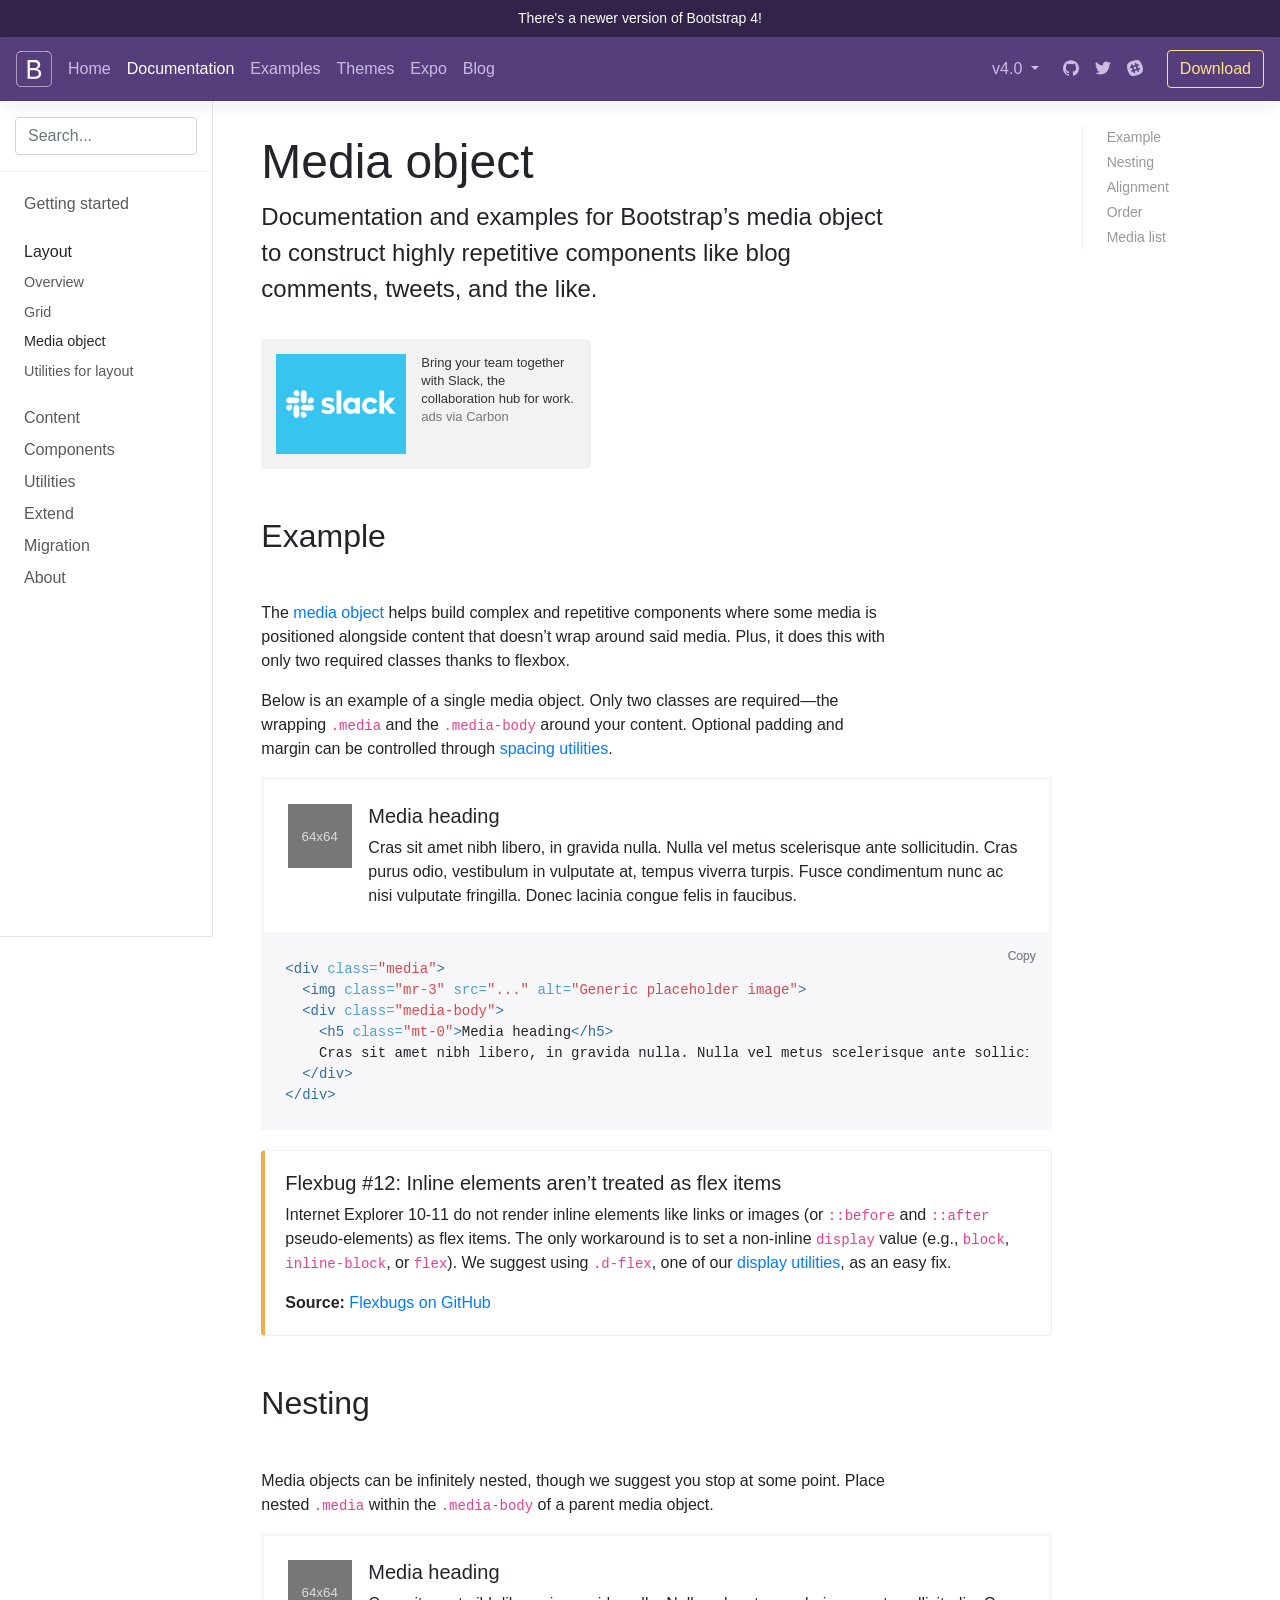
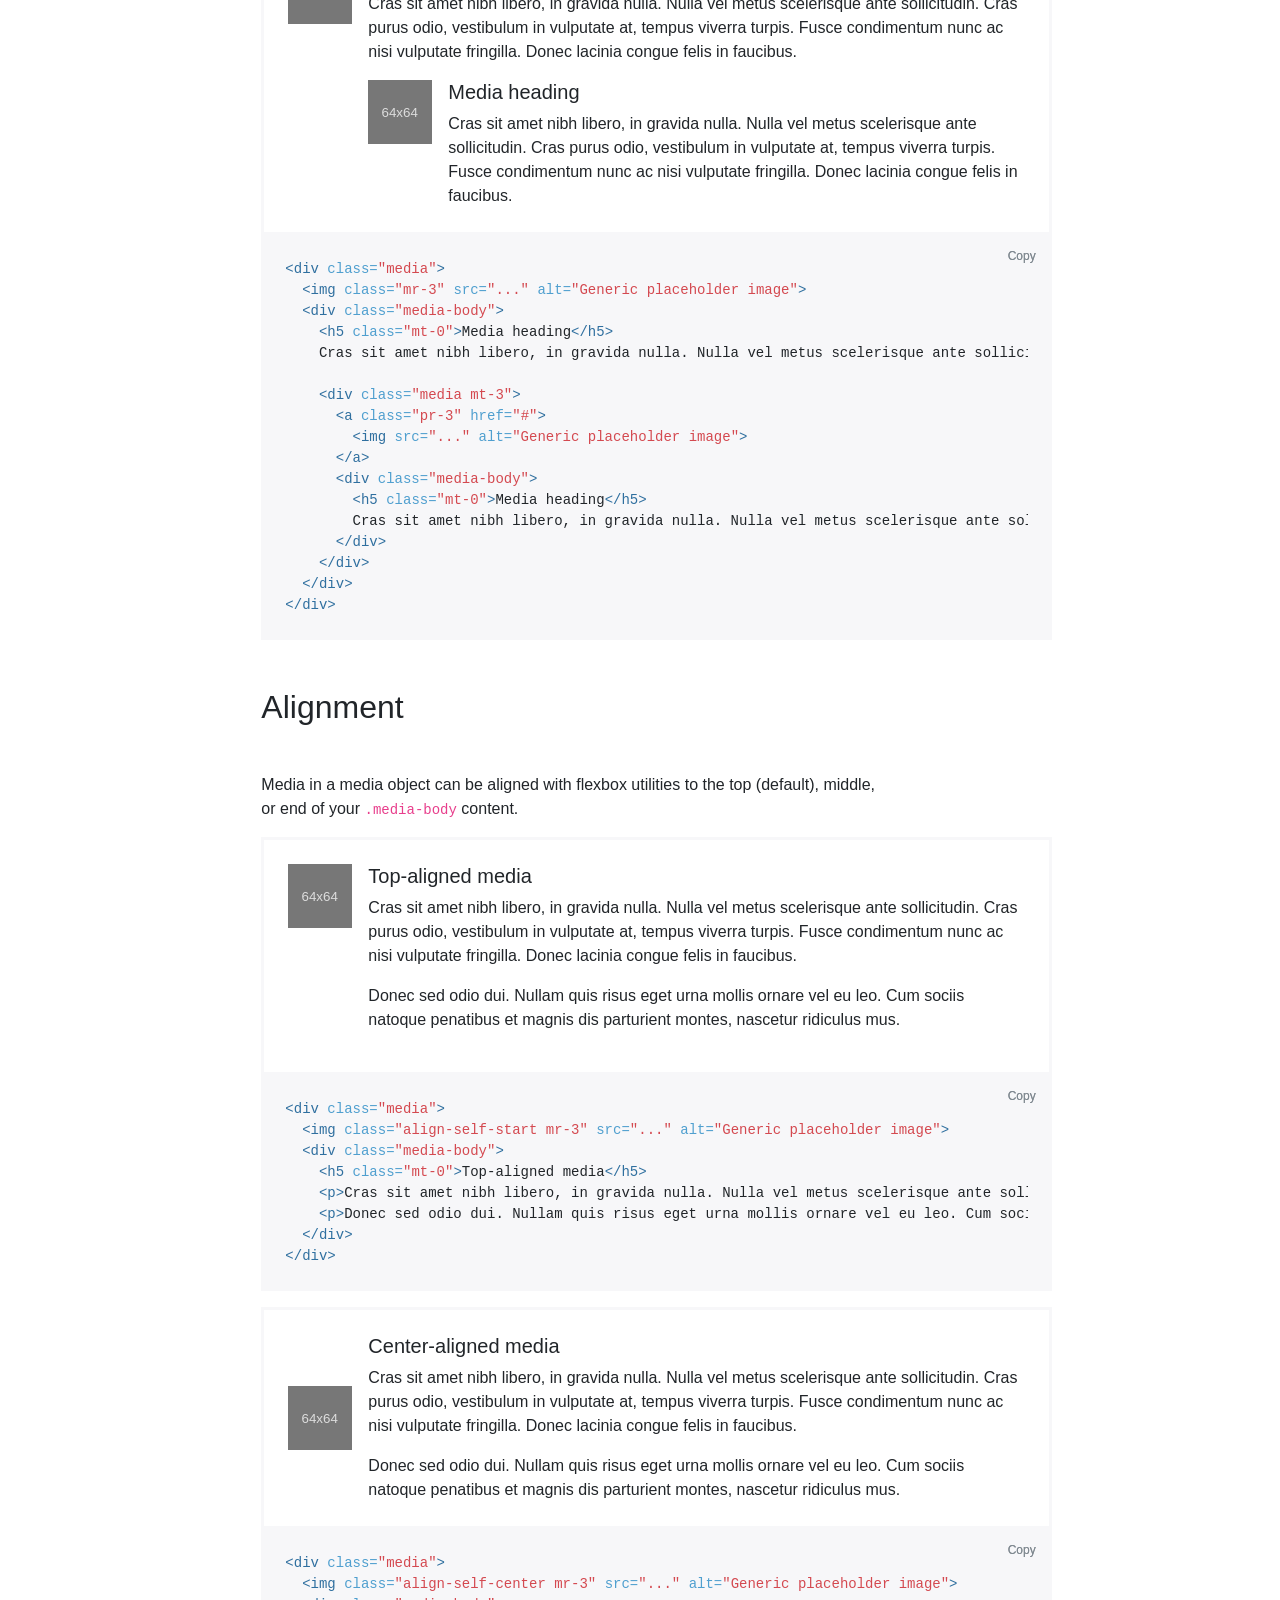
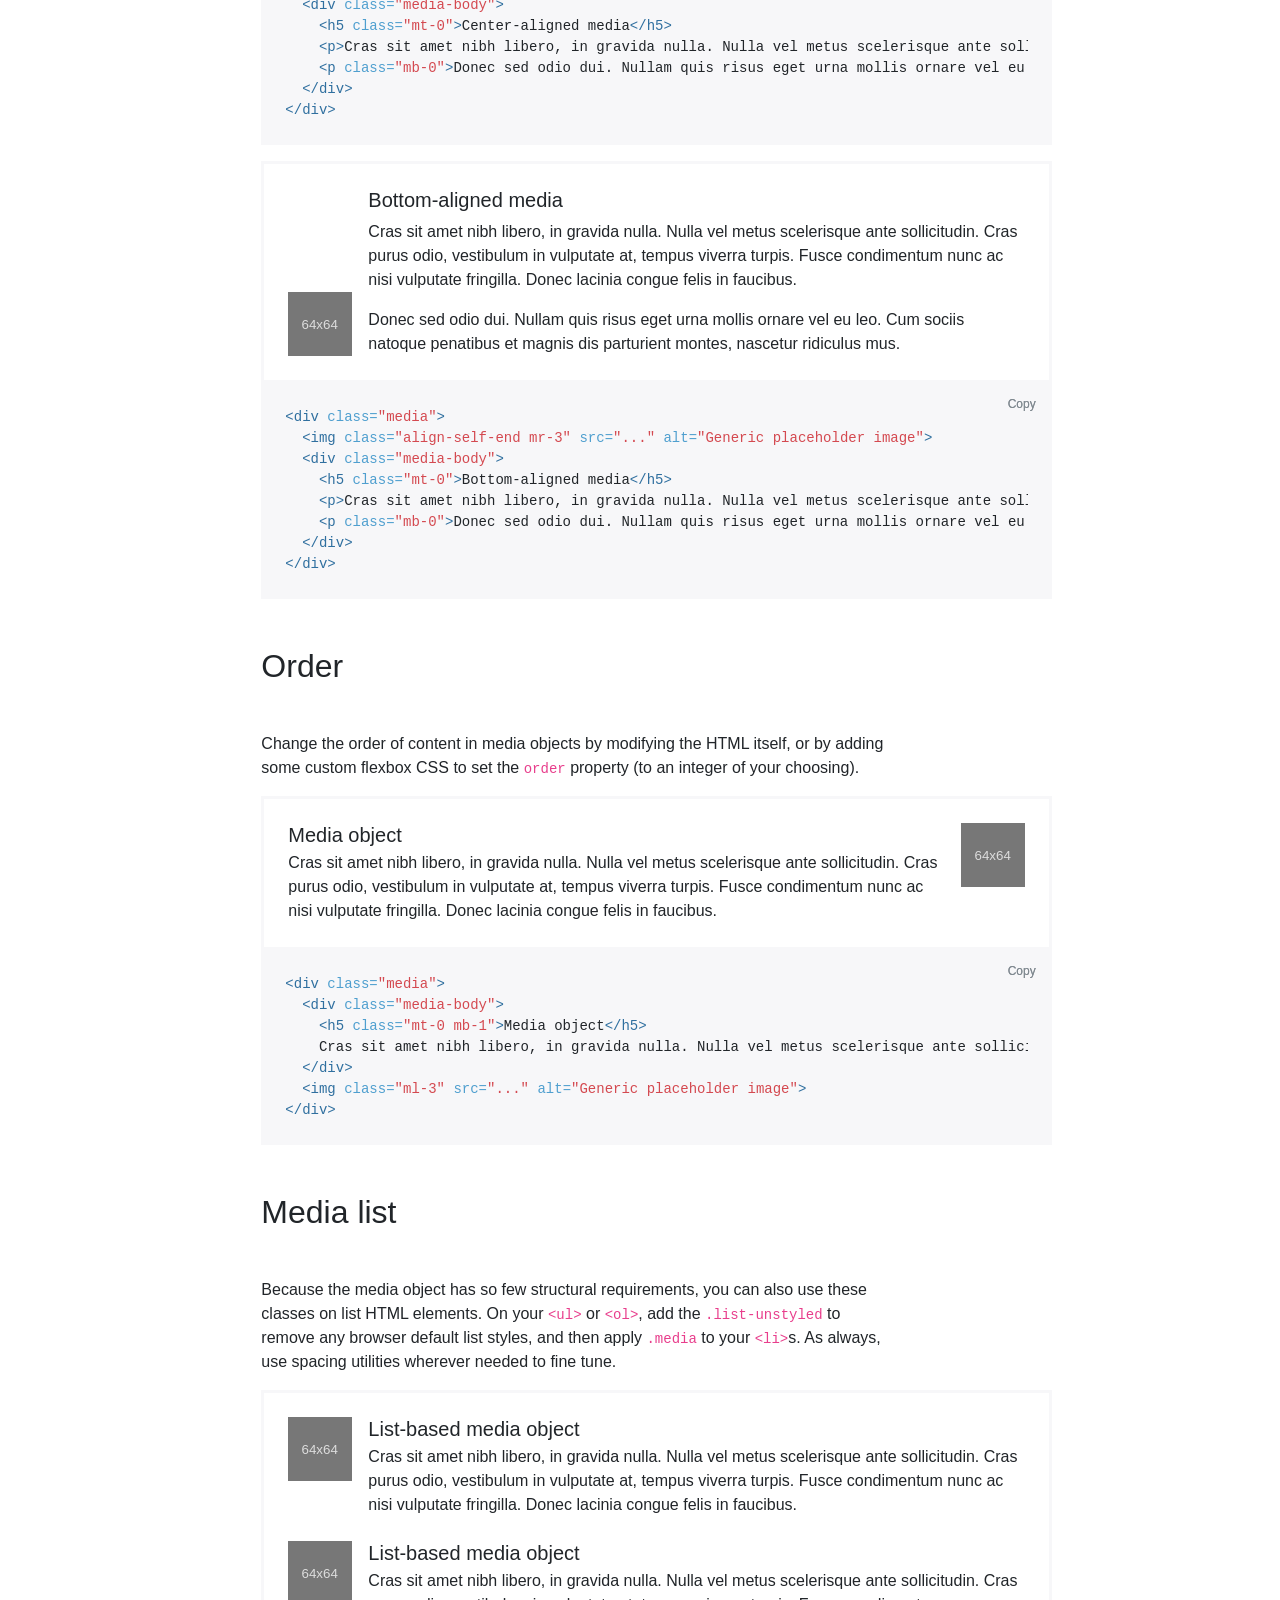
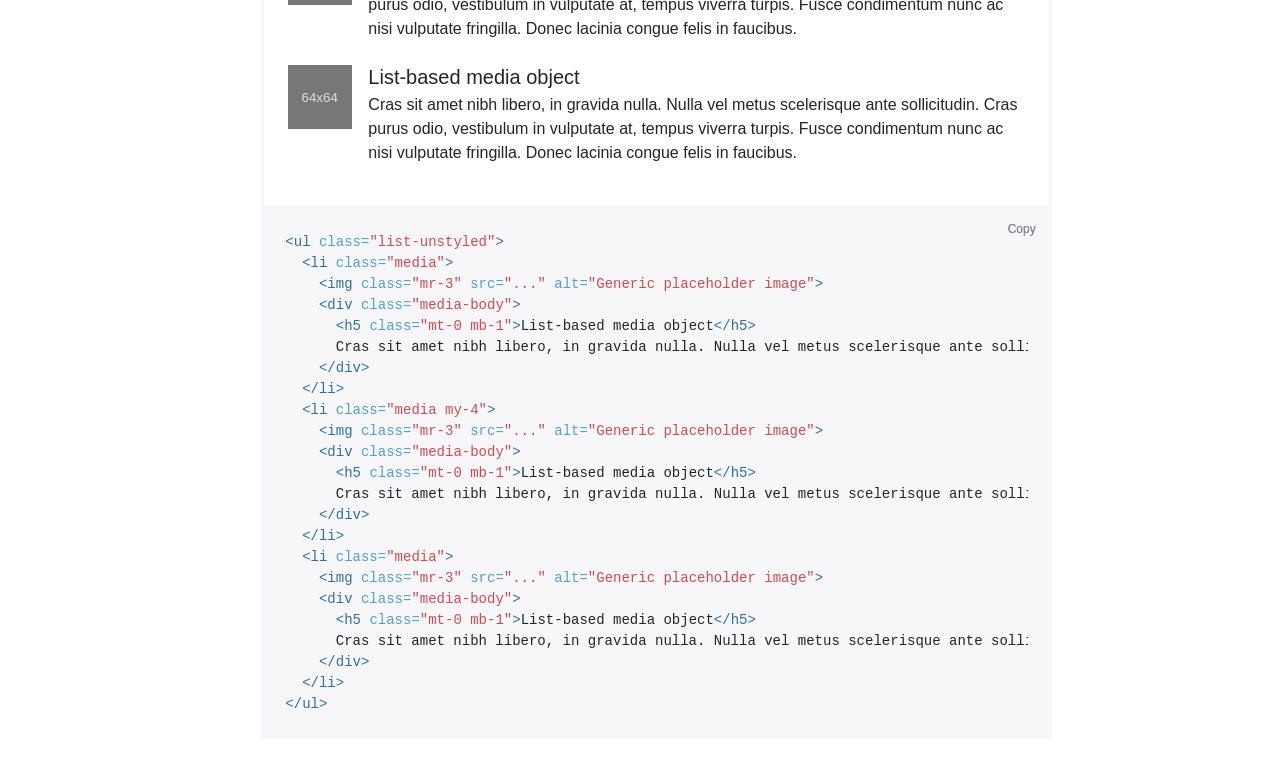
<file: Media object · Bootstrap.html>
<!DOCTYPE html>
<!-- saved from url=(0054)https://getbootstrap.com/docs/4.0/layout/media-object/ -->
<html lang="en"><head><meta http-equiv="Content-Type" content="text/html; charset=UTF-8">
    
<meta name="viewport" content="width=device-width, initial-scale=1, shrink-to-fit=no">
<meta name="description" content="Documentation and examples for Bootstrap’s media object to construct highly repetitive components like blog comments, tweets, and the like.">
<meta name="author" content="Mark Otto, Jacob Thornton, and Bootstrap contributors">
<meta name="generator" content="Jekyll v3.7.0">

<title>Media object · Bootstrap</title>

<!-- Bootstrap core CSS -->

<style class="anchorjs"></style><link href="./Media object · Bootstrap_files/bootstrap.min.css" rel="stylesheet" integrity="sha384-Gn5384xqQ1aoWXA+058RXPxPg6fy4IWvTNh0E263XmFcJlSAwiGgFAW/dAiS6JXm" crossorigin="anonymous">


<!-- Documentation extras -->

<link href="./Media object · Bootstrap_files/docsearch.min.css" rel="stylesheet">

<link href="./Media object · Bootstrap_files/docs.min.css" rel="stylesheet">

<!-- Favicons -->
<link rel="apple-touch-icon" href="https://getbootstrap.com/docs/4.0/assets/img/favicons/apple-touch-icon.png" sizes="180x180">
<link rel="icon" href="https://getbootstrap.com/docs/4.0/assets/img/favicons/favicon-32x32.png" sizes="32x32" type="image/png">
<link rel="icon" href="https://getbootstrap.com/docs/4.0/assets/img/favicons/favicon-16x16.png" sizes="16x16" type="image/png">
<link rel="manifest" href="https://getbootstrap.com/docs/4.0/assets/img/favicons/manifest.json">
<link rel="mask-icon" href="https://getbootstrap.com/docs/4.0/assets/img/favicons/safari-pinned-tab.svg" color="#563d7c">
<link rel="icon" href="https://getbootstrap.com/favicon.ico">
<meta name="msapplication-config" content="/docs/4.0/assets/img/favicons/browserconfig.xml">
<meta name="theme-color" content="#563d7c">


<!-- Twitter -->
<meta name="twitter:card" content="summary">
<meta name="twitter:site" content="@getbootstrap">
<meta name="twitter:creator" content="@getbootstrap">
<meta name="twitter:title" content="Media object">
<meta name="twitter:description" content="Documentation and examples for Bootstrap’s media object to construct highly repetitive components like blog comments, tweets, and the like.">
<meta name="twitter:image" content="https://getbootstrap.com/docs/4.0/assets/brand/bootstrap-social-logo.png">

<!-- Facebook -->
<meta property="og:url" content="https://getbootstrap.com/docs/4.0/layout/media-object/">
<meta property="og:title" content="Media object">
<meta property="og:description" content="Documentation and examples for Bootstrap’s media object to construct highly repetitive components like blog comments, tweets, and the like.">
<meta property="og:type" content="website">
<meta property="og:image" content="http://getbootstrap.com/docs/4.0/assets/brand/bootstrap-social.png">
<meta property="og:image:secure_url" content="https://getbootstrap.com/docs/4.0/assets/brand/bootstrap-social.png">
<meta property="og:image:type" content="image/png">
<meta property="og:image:width" content="1200">
<meta property="og:image:height" content="630">


<script async="" src="./Media object · Bootstrap_files/analytics.js.download"></script><script>
  (function(i,s,o,g,r,a,m){i['GoogleAnalyticsObject']=r;i[r]=i[r]||function(){
  (i[r].q=i[r].q||[]).push(arguments)},i[r].l=1*new Date();a=s.createElement(o),
  m=s.getElementsByTagName(o)[0];a.async=1;a.src=g;m.parentNode.insertBefore(a,m)
  })(window,document,'script','https://www.google-analytics.com/analytics.js','ga');
  ga('create', 'UA-146052-10', 'getbootstrap.com');
  ga('send', 'pageview');
</script>

  <script id="_carbonads_projs" type="text/javascript" src="./Media object · Bootstrap_files/CKYIKKJL.json"></script></head>
  <body>
    <a id="skippy" class="sr-only sr-only-focusable" href="https://getbootstrap.com/docs/4.0/layout/media-object/#content">
      <div class="container">
        <span class="skiplink-text">Skip to main content</span>
      </div>
    </a>

    <a href="https://getbootstrap.com/" class="d-block px-3 py-2 text-center text-bold text-white old-bv">There's a newer version of Bootstrap 4!</a>

<header class="navbar navbar-expand navbar-dark flex-column flex-md-row bd-navbar">
  <a class="navbar-brand mr-0 mr-md-2" href="https://getbootstrap.com/" aria-label="Bootstrap"><svg class="d-block" width="36" height="36" viewBox="0 0 612 612" xmlns="http://www.w3.org/2000/svg" focusable="false"><title>Bootstrap</title><path fill="currentColor" d="M510 8a94.3 94.3 0 0 1 94 94v408a94.3 94.3 0 0 1-94 94H102a94.3 94.3 0 0 1-94-94V102a94.3 94.3 0 0 1 94-94h408m0-8H102C45.9 0 0 45.9 0 102v408c0 56.1 45.9 102 102 102h408c56.1 0 102-45.9 102-102V102C612 45.9 566.1 0 510 0z"></path><path fill="currentColor" d="M196.77 471.5V154.43h124.15c54.27 0 91 31.64 91 79.1 0 33-24.17 63.72-54.71 69.21v1.76c43.07 5.49 70.75 35.82 70.75 78 0 55.81-40 89-107.45 89zm39.55-180.4h63.28c46.8 0 72.29-18.68 72.29-53 0-31.42-21.53-48.78-60-48.78h-75.57zm78.22 145.46c47.68 0 72.73-19.34 72.73-56s-25.93-55.37-76.46-55.37h-74.49v111.4z"></path></svg>
</a>

  <div class="navbar-nav-scroll">
    <ul class="navbar-nav bd-navbar-nav flex-row">
      <li class="nav-item">
        <a class="nav-link " href="https://getbootstrap.com/" onclick="ga(&#39;send&#39;, &#39;event&#39;, &#39;Navbar&#39;, &#39;Community links&#39;, &#39;Bootstrap&#39;);">Home</a>
      </li>
      <li class="nav-item">
        <a class="nav-link active" href="https://getbootstrap.com/docs/4.0/getting-started/introduction/" onclick="ga(&#39;send&#39;, &#39;event&#39;, &#39;Navbar&#39;, &#39;Community links&#39;, &#39;Docs&#39;);">Documentation</a>
      </li>
      <li class="nav-item">
        <a class="nav-link " href="https://getbootstrap.com/docs/4.0/examples/" onclick="ga(&#39;send&#39;, &#39;event&#39;, &#39;Navbar&#39;, &#39;Community links&#39;, &#39;Examples&#39;);">Examples</a>
      </li>
      <li class="nav-item">
        <a class="nav-link" href="https://themes.getbootstrap.com/" onclick="ga(&#39;send&#39;, &#39;event&#39;, &#39;Navbar&#39;, &#39;Community links&#39;, &#39;Themes&#39;);" target="_blank" rel="noopener">Themes</a>
      </li>

      <li class="nav-item">
        <a class="nav-link" href="https://expo.getbootstrap.com/" onclick="ga(&#39;send&#39;, &#39;event&#39;, &#39;Navbar&#39;, &#39;Community links&#39;, &#39;Expo&#39;);" target="_blank" rel="noopener">Expo</a>
      </li>
      <li class="nav-item">
        <a class="nav-link" href="https://blog.getbootstrap.com/" onclick="ga(&#39;send&#39;, &#39;event&#39;, &#39;Navbar&#39;, &#39;Community links&#39;, &#39;Blog&#39;);" target="_blank" rel="noopener">Blog</a>
      </li>
    </ul>
  </div>

  <ul class="navbar-nav flex-row ml-md-auto d-none d-md-flex">
    <li class="nav-item dropdown">
      <a class="nav-item nav-link dropdown-toggle mr-md-2" href="https://getbootstrap.com/docs/4.0/layout/media-object/#" id="bd-versions" data-toggle="dropdown" aria-haspopup="true" aria-expanded="false">
        v4.0
      </a>
      <div class="dropdown-menu dropdown-menu-right" aria-labelledby="bd-versions">
        <a class="dropdown-item" href="https://getbootstrap.com/docs/4.1/">Latest (v4.1.x)</a>
        <a class="dropdown-item active" href="https://getbootstrap.com/docs/4.0/">v4.0.0</a>
        <div class="dropdown-divider"></div>
        <a class="dropdown-item" href="https://v4-alpha.getbootstrap.com/">v4 Alpha 6</a>
        <a class="dropdown-item" href="https://getbootstrap.com/docs/3.3/">v3.3.7</a>
        <a class="dropdown-item" href="https://getbootstrap.com/2.3.2/">v2.3.2</a>
      </div>
    </li>

    <li class="nav-item">
      <a class="nav-link p-2" href="https://github.com/twbs/bootstrap" target="_blank" rel="noopener" aria-label="GitHub"><svg class="navbar-nav-svg" xmlns="http://www.w3.org/2000/svg" viewBox="0 0 512 499.36" focusable="false"><title>GitHub</title><path d="M256 0C114.64 0 0 114.61 0 256c0 113.09 73.34 209 175.08 242.9 12.8 2.35 17.47-5.56 17.47-12.34 0-6.08-.22-22.18-.35-43.54-71.2 15.49-86.2-34.34-86.2-34.34-11.64-29.57-28.42-37.45-28.42-37.45-23.27-15.84 1.73-15.55 1.73-15.55 25.69 1.81 39.21 26.38 39.21 26.38 22.84 39.12 59.92 27.82 74.5 21.27 2.33-16.54 8.94-27.82 16.25-34.22-56.84-6.43-116.6-28.43-116.6-126.49 0-27.95 10-50.8 26.35-68.69-2.63-6.48-11.42-32.5 2.51-67.75 0 0 21.49-6.88 70.4 26.24a242.65 242.65 0 0 1 128.18 0c48.87-33.13 70.33-26.24 70.33-26.24 14 35.25 5.18 61.27 2.55 67.75 16.41 17.9 26.31 40.75 26.31 68.69 0 98.35-59.85 120-116.88 126.32 9.19 7.9 17.38 23.53 17.38 47.41 0 34.22-.31 61.83-.31 70.23 0 6.85 4.61 14.81 17.6 12.31C438.72 464.97 512 369.08 512 256.02 512 114.62 397.37 0 256 0z" fill="currentColor" fill-rule="evenodd"></path></svg>
</a>
    </li>
    <li class="nav-item">
      <a class="nav-link p-2" href="https://twitter.com/getbootstrap" target="_blank" rel="noopener" aria-label="Twitter"><svg class="navbar-nav-svg" xmlns="http://www.w3.org/2000/svg" viewBox="0 0 512 416.32" focusable="false"><title>Twitter</title><path d="M160.83 416.32c193.2 0 298.92-160.22 298.92-298.92 0-4.51 0-9-.2-13.52A214 214 0 0 0 512 49.38a212.93 212.93 0 0 1-60.44 16.6 105.7 105.7 0 0 0 46.3-58.19 209 209 0 0 1-66.79 25.37 105.09 105.09 0 0 0-181.73 71.91 116.12 116.12 0 0 0 2.66 24c-87.28-4.3-164.73-46.3-216.56-109.82A105.48 105.48 0 0 0 68 159.6a106.27 106.27 0 0 1-47.53-13.11v1.43a105.28 105.28 0 0 0 84.21 103.06 105.67 105.67 0 0 1-47.33 1.84 105.06 105.06 0 0 0 98.14 72.94A210.72 210.72 0 0 1 25 370.84a202.17 202.17 0 0 1-25-1.43 298.85 298.85 0 0 0 160.83 46.92" fill="currentColor"></path></svg>
</a>
    </li>
    <li class="nav-item">
      <a class="nav-link p-2" href="https://bootstrap-slack.herokuapp.com/" target="_blank" rel="noopener" aria-label="Slack"><svg class="navbar-nav-svg" xmlns="http://www.w3.org/2000/svg" viewBox="0 0 512 512" focusable="false"><title>Slack</title><path fill="currentColor" d="M210.787 234.832l68.31-22.883 22.1 65.977-68.309 22.882z"></path><path d="M490.54 185.6C437.7 9.59 361.6-31.34 185.6 21.46S-31.3 150.4 21.46 326.4 150.4 543.3 326.4 490.54 543.34 361.6 490.54 185.6zM401.7 299.8l-33.15 11.05 11.46 34.38c4.5 13.92-2.87 29.06-16.78 33.56-2.87.82-6.14 1.64-9 1.23a27.32 27.32 0 0 1-24.56-18l-11.46-34.38-68.36 22.92 11.46 34.38c4.5 13.92-2.87 29.06-16.78 33.56-2.87.82-6.14 1.64-9 1.23a27.32 27.32 0 0 1-24.56-18l-11.46-34.43-33.15 11.05c-2.87.82-6.14 1.64-9 1.23a27.32 27.32 0 0 1-24.56-18c-4.5-13.92 2.87-29.06 16.78-33.56l33.12-11.03-22.1-65.9-33.15 11.05c-2.87.82-6.14 1.64-9 1.23a27.32 27.32 0 0 1-24.56-18c-4.48-13.93 2.89-29.07 16.81-33.58l33.15-11.05-11.46-34.38c-4.5-13.92 2.87-29.06 16.78-33.56s29.06 2.87 33.56 16.78l11.46 34.38 68.36-22.92-11.46-34.38c-4.5-13.92 2.87-29.06 16.78-33.56s29.06 2.87 33.56 16.78l11.47 34.42 33.15-11.05c13.92-4.5 29.06 2.87 33.56 16.78s-2.87 29.06-16.78 33.56L329.7 194.6l22.1 65.9 33.15-11.05c13.92-4.5 29.06 2.87 33.56 16.78s-2.88 29.07-16.81 33.57z" fill="currentColor"></path></svg>
</a>
    </li>
  </ul>

  <a class="btn btn-bd-download d-none d-lg-inline-block mb-3 mb-md-0 ml-md-3" href="https://github.com/twbs/bootstrap/archive/v4.0.0.zip">Download</a>
</header>


    <div class="container-fluid">
      <div class="row flex-xl-nowrap">
        <div class="col-12 col-md-3 col-xl-2 bd-sidebar">
          <form class="bd-search d-flex align-items-center">
  <span class="algolia-autocomplete" style="position: relative; display: inline-block; direction: ltr;"><input type="search" class="form-control ds-input" id="search-input" placeholder="Search..." autocomplete="off" spellcheck="false" role="combobox" aria-autocomplete="list" aria-expanded="false" aria-owns="algolia-autocomplete-listbox-0" dir="auto" style="position: relative; vertical-align: top;"><pre aria-hidden="true" style="position: absolute; visibility: hidden; white-space: pre; font-family: -apple-system, BlinkMacSystemFont, &quot;Segoe UI&quot;, Roboto, &quot;Helvetica Neue&quot;, Arial, sans-serif, &quot;Apple Color Emoji&quot;, &quot;Segoe UI Emoji&quot;, &quot;Segoe UI Symbol&quot;; font-size: 16px; font-style: normal; font-variant: normal; font-weight: 400; word-spacing: 0px; letter-spacing: normal; text-indent: 0px; text-rendering: auto; text-transform: none;"></pre><span class="ds-dropdown-menu" role="listbox" id="algolia-autocomplete-listbox-0" style="position: absolute; top: 100%; z-index: 100; display: none; left: 0px; right: auto;"><div class="ds-dataset-1"></div></span></span>
  <button class="btn btn-link bd-search-docs-toggle d-md-none p-0 ml-3" type="button" data-toggle="collapse" data-target="#bd-docs-nav" aria-controls="bd-docs-nav" aria-expanded="false" aria-label="Toggle docs navigation"><svg xmlns="http://www.w3.org/2000/svg" viewBox="0 0 30 30" width="30" height="30" focusable="false"><title>Menu</title><path stroke="currentColor" stroke-width="2" stroke-linecap="round" stroke-miterlimit="10" d="M4 7h22M4 15h22M4 23h22"></path></svg>
</button>
</form>

<nav class="collapse bd-links" id="bd-docs-nav"><div class="bd-toc-item">
      <a class="bd-toc-link" href="https://getbootstrap.com/docs/4.0/getting-started/introduction/">
        Getting started
      </a>

      <ul class="nav bd-sidenav"><li>
            <a href="https://getbootstrap.com/docs/4.0/getting-started/introduction/">
              Introduction
            </a></li><li>
            <a href="https://getbootstrap.com/docs/4.0/getting-started/download/">
              Download
            </a></li><li>
            <a href="https://getbootstrap.com/docs/4.0/getting-started/contents/">
              Contents
            </a></li><li>
            <a href="https://getbootstrap.com/docs/4.0/getting-started/browsers-devices/">
              Browsers &amp; devices
            </a></li><li>
            <a href="https://getbootstrap.com/docs/4.0/getting-started/javascript/">
              JavaScript
            </a></li><li>
            <a href="https://getbootstrap.com/docs/4.0/getting-started/theming/">
              Theming
            </a></li><li>
            <a href="https://getbootstrap.com/docs/4.0/getting-started/build-tools/">
              Build tools
            </a></li><li>
            <a href="https://getbootstrap.com/docs/4.0/getting-started/webpack/">
              Webpack
            </a></li><li>
            <a href="https://getbootstrap.com/docs/4.0/getting-started/accessibility/">
              Accessibility
            </a></li></ul>
    </div><div class="bd-toc-item active">
      <a class="bd-toc-link" href="https://getbootstrap.com/docs/4.0/layout/overview/">
        Layout
      </a>

      <ul class="nav bd-sidenav"><li>
            <a href="https://getbootstrap.com/docs/4.0/layout/overview/">
              Overview
            </a></li><li>
            <a href="https://getbootstrap.com/docs/4.0/layout/grid/">
              Grid
            </a></li><li class="active bd-sidenav-active">
            <a href="https://getbootstrap.com/docs/4.0/layout/media-object/">
              Media object
            </a></li><li>
            <a href="https://getbootstrap.com/docs/4.0/layout/utilities-for-layout/">
              Utilities for layout
            </a></li></ul>
    </div><div class="bd-toc-item">
      <a class="bd-toc-link" href="https://getbootstrap.com/docs/4.0/content/reboot/">
        Content
      </a>

      <ul class="nav bd-sidenav"><li>
            <a href="https://getbootstrap.com/docs/4.0/content/reboot/">
              Reboot
            </a></li><li>
            <a href="https://getbootstrap.com/docs/4.0/content/typography/">
              Typography
            </a></li><li>
            <a href="https://getbootstrap.com/docs/4.0/content/code/">
              Code
            </a></li><li>
            <a href="https://getbootstrap.com/docs/4.0/content/images/">
              Images
            </a></li><li>
            <a href="https://getbootstrap.com/docs/4.0/content/tables/">
              Tables
            </a></li><li>
            <a href="https://getbootstrap.com/docs/4.0/content/figures/">
              Figures
            </a></li></ul>
    </div><div class="bd-toc-item">
      <a class="bd-toc-link" href="https://getbootstrap.com/docs/4.0/components/alerts/">
        Components
      </a>

      <ul class="nav bd-sidenav"><li>
            <a href="https://getbootstrap.com/docs/4.0/components/alerts/">
              Alerts
            </a></li><li>
            <a href="https://getbootstrap.com/docs/4.0/components/badge/">
              Badge
            </a></li><li>
            <a href="https://getbootstrap.com/docs/4.0/components/breadcrumb/">
              Breadcrumb
            </a></li><li>
            <a href="https://getbootstrap.com/docs/4.0/components/buttons/">
              Buttons
            </a></li><li>
            <a href="https://getbootstrap.com/docs/4.0/components/button-group/">
              Button group
            </a></li><li>
            <a href="https://getbootstrap.com/docs/4.0/components/card/">
              Card
            </a></li><li>
            <a href="https://getbootstrap.com/docs/4.0/components/carousel/">
              Carousel
            </a></li><li>
            <a href="https://getbootstrap.com/docs/4.0/components/collapse/">
              Collapse
            </a></li><li>
            <a href="https://getbootstrap.com/docs/4.0/components/dropdowns/">
              Dropdowns
            </a></li><li>
            <a href="https://getbootstrap.com/docs/4.0/components/forms/">
              Forms
            </a></li><li>
            <a href="https://getbootstrap.com/docs/4.0/components/input-group/">
              Input group
            </a></li><li>
            <a href="https://getbootstrap.com/docs/4.0/components/jumbotron/">
              Jumbotron
            </a></li><li>
            <a href="https://getbootstrap.com/docs/4.0/components/list-group/">
              List group
            </a></li><li>
            <a href="https://getbootstrap.com/docs/4.0/components/modal/">
              Modal
            </a></li><li>
            <a href="https://getbootstrap.com/docs/4.0/components/navs/">
              Navs
            </a></li><li>
            <a href="https://getbootstrap.com/docs/4.0/components/navbar/">
              Navbar
            </a></li><li>
            <a href="https://getbootstrap.com/docs/4.0/components/pagination/">
              Pagination
            </a></li><li>
            <a href="https://getbootstrap.com/docs/4.0/components/popovers/">
              Popovers
            </a></li><li>
            <a href="https://getbootstrap.com/docs/4.0/components/progress/">
              Progress
            </a></li><li>
            <a href="https://getbootstrap.com/docs/4.0/components/scrollspy/">
              Scrollspy
            </a></li><li>
            <a href="https://getbootstrap.com/docs/4.0/components/tooltips/">
              Tooltips
            </a></li></ul>
    </div><div class="bd-toc-item">
      <a class="bd-toc-link" href="https://getbootstrap.com/docs/4.0/utilities/borders/">
        Utilities
      </a>

      <ul class="nav bd-sidenav"><li>
            <a href="https://getbootstrap.com/docs/4.0/utilities/borders/">
              Borders
            </a></li><li>
            <a href="https://getbootstrap.com/docs/4.0/utilities/clearfix/">
              Clearfix
            </a></li><li>
            <a href="https://getbootstrap.com/docs/4.0/utilities/close-icon/">
              Close icon
            </a></li><li>
            <a href="https://getbootstrap.com/docs/4.0/utilities/colors/">
              Colors
            </a></li><li>
            <a href="https://getbootstrap.com/docs/4.0/utilities/display/">
              Display
            </a></li><li>
            <a href="https://getbootstrap.com/docs/4.0/utilities/embed/">
              Embed
            </a></li><li>
            <a href="https://getbootstrap.com/docs/4.0/utilities/flex/">
              Flex
            </a></li><li>
            <a href="https://getbootstrap.com/docs/4.0/utilities/float/">
              Float
            </a></li><li>
            <a href="https://getbootstrap.com/docs/4.0/utilities/image-replacement/">
              Image replacement
            </a></li><li>
            <a href="https://getbootstrap.com/docs/4.0/utilities/position/">
              Position
            </a></li><li>
            <a href="https://getbootstrap.com/docs/4.0/utilities/screenreaders/">
              Screenreaders
            </a></li><li>
            <a href="https://getbootstrap.com/docs/4.0/utilities/sizing/">
              Sizing
            </a></li><li>
            <a href="https://getbootstrap.com/docs/4.0/utilities/spacing/">
              Spacing
            </a></li><li>
            <a href="https://getbootstrap.com/docs/4.0/utilities/text/">
              Text
            </a></li><li>
            <a href="https://getbootstrap.com/docs/4.0/utilities/vertical-align/">
              Vertical align
            </a></li><li>
            <a href="https://getbootstrap.com/docs/4.0/utilities/visibility/">
              Visibility
            </a></li></ul>
    </div><div class="bd-toc-item">
      <a class="bd-toc-link" href="https://getbootstrap.com/docs/4.0/extend/approach/">
        Extend
      </a>

      <ul class="nav bd-sidenav"><li>
            <a href="https://getbootstrap.com/docs/4.0/extend/approach/">
              Approach
            </a></li><li>
            <a href="https://getbootstrap.com/docs/4.0/extend/icons/">
              Icons
            </a></li></ul>
    </div><div class="bd-toc-item">
      <a class="bd-toc-link" href="https://getbootstrap.com/docs/4.0/migration/">
        Migration
      </a>

      <ul class="nav bd-sidenav"></ul>
    </div><div class="bd-toc-item">
      <a class="bd-toc-link" href="https://getbootstrap.com/docs/4.0/about/overview/">
        About
      </a>

      <ul class="nav bd-sidenav"><li>
            <a href="https://getbootstrap.com/docs/4.0/about/overview/">
              Overview
            </a></li><li>
            <a href="https://getbootstrap.com/docs/4.0/about/brand/">
              Brand
            </a></li><li>
            <a href="https://getbootstrap.com/docs/4.0/about/license/">
              License
            </a></li><li>
            <a href="https://getbootstrap.com/docs/4.0/about/translations/">
              Translations
            </a></li></ul>
    </div></nav>

        </div>

        
          <div class="d-none d-xl-block col-xl-2 bd-toc">
            <ul class="section-nav">
<li class="toc-entry toc-h2"><a href="https://getbootstrap.com/docs/4.0/layout/media-object/#example">Example</a></li>
<li class="toc-entry toc-h2"><a href="https://getbootstrap.com/docs/4.0/layout/media-object/#nesting">Nesting</a></li>
<li class="toc-entry toc-h2"><a href="https://getbootstrap.com/docs/4.0/layout/media-object/#alignment">Alignment</a></li>
<li class="toc-entry toc-h2"><a href="https://getbootstrap.com/docs/4.0/layout/media-object/#order">Order</a></li>
<li class="toc-entry toc-h2"><a href="https://getbootstrap.com/docs/4.0/layout/media-object/#media-list">Media list</a></li>
</ul>
          </div>
        

        <main class="col-12 col-md-9 col-xl-8 py-md-3 pl-md-5 bd-content" role="main">
          <h1 class="bd-title" id="content">Media object</h1>
          <p class="bd-lead">Documentation and examples for Bootstrap’s media object to construct highly repetitive components like blog comments, tweets, and the like.</p>
          <script async="" src="./Media object · Bootstrap_files/carbon.js.download" id="_carbonads_js"></script><div id="carbonads"><span><span class="carbon-wrap"><a href="https://srv.carbonads.net/ads/click/x/GTND42QWF67DL2QUF6A4YKQMCEAIC2QMCW7DTZ3JCWBDL23MCYSDK53KC6BIV5QLCAADTK3EHJNCLSIZ?segment=placement:getbootstrapcom;" class="carbon-img" target="_blank" rel="noopener"><img src="./Media object · Bootstrap_files/1548951968-slack-carbon-blue_2x.png" alt="" border="0" height="100" width="130" style="max-width: 130px;"></a><a href="https://srv.carbonads.net/ads/click/x/GTND42QWF67DL2QUF6A4YKQMCEAIC2QMCW7DTZ3JCWBDL23MCYSDK53KC6BIV5QLCAADTK3EHJNCLSIZ?segment=placement:getbootstrapcom;" class="carbon-text" target="_blank" rel="noopener">Bring your team together with Slack, the collaboration hub for work.</a></span><a href="http://carbonads.net/?utm_source=getbootstrapcom&amp;utm_medium=ad_via_link&amp;utm_campaign=in_unit&amp;utm_term=carbon" class="carbon-poweredby" target="_blank" rel="noopener">ads via Carbon</a><img src="./Media object · Bootstrap_files/B21259774.239448354" border="0" height="1" width="1" style="display: none;"></span></div>

          <h2 id="example"><div>Example<a class="anchorjs-link " href="https://getbootstrap.com/docs/4.0/layout/media-object/#example" aria-label="Anchor" data-anchorjs-icon="#" style="padding-left: 0.375em;"></a></div></h2>

<p>The <a href="http://www.stubbornella.org/content/2010/06/25/the-media-object-saves-hundreds-of-lines-of-code/">media object</a> helps build complex and repetitive components where some media is positioned alongside content that doesn’t wrap around said media. Plus, it does this with only two required classes thanks to flexbox.</p>

<p>Below is an example of a single media object. Only two classes are required—the wrapping <code class="highlighter-rouge">.media</code> and the <code class="highlighter-rouge">.media-body</code> around your content. Optional padding and margin can be controlled through <a href="https://getbootstrap.com/docs/4.0/utilities/spacing/">spacing utilities</a>.</p>

<div class="bd-example">
<div class="media">
  <img class="mr-3" data-src="holder.js/64x64" alt="64x64" style="width: 64px; height: 64px;" src="data:image/svg+xml;charset=UTF-8,%3Csvg%20width%3D%2264%22%20height%3D%2264%22%20xmlns%3D%22http%3A%2F%2Fwww.w3.org%2F2000%2Fsvg%22%20viewBox%3D%220%200%2064%2064%22%20preserveAspectRatio%3D%22none%22%3E%3Cdefs%3E%3Cstyle%20type%3D%22text%2Fcss%22%3E%23holder_168b83e1358%20text%20%7B%20fill%3Argba(255%2C255%2C255%2C.75)%3Bfont-weight%3Anormal%3Bfont-family%3AHelvetica%2C%20monospace%3Bfont-size%3A10pt%20%7D%20%3C%2Fstyle%3E%3C%2Fdefs%3E%3Cg%20id%3D%22holder_168b83e1358%22%3E%3Crect%20width%3D%2264%22%20height%3D%2264%22%20fill%3D%22%23777%22%3E%3C%2Frect%3E%3Cg%3E%3Ctext%20x%3D%2213.84375%22%20y%3D%2236.5%22%3E64x64%3C%2Ftext%3E%3C%2Fg%3E%3C%2Fg%3E%3C%2Fsvg%3E" data-holder-rendered="true">
  <div class="media-body">
    <h5 class="mt-0">Media heading</h5>
    Cras sit amet nibh libero, in gravida nulla. Nulla vel metus scelerisque ante sollicitudin. Cras purus odio, vestibulum in vulputate at, tempus viverra turpis. Fusce condimentum nunc ac nisi vulputate fringilla. Donec lacinia congue felis in faucibus.
  </div>
</div>
</div>
<div class="bd-clipboard"><button class="btn-clipboard" title="" data-original-title="Copy to clipboard">Copy</button></div><div class="highlight"><pre><code class="language-html" data-lang="html"><span class="nt">&lt;div</span> <span class="na">class=</span><span class="s">"media"</span><span class="nt">&gt;</span>
  <span class="nt">&lt;img</span> <span class="na">class=</span><span class="s">"mr-3"</span> <span class="na">src=</span><span class="s">"..."</span> <span class="na">alt=</span><span class="s">"Generic placeholder image"</span><span class="nt">&gt;</span>
  <span class="nt">&lt;div</span> <span class="na">class=</span><span class="s">"media-body"</span><span class="nt">&gt;</span>
    <span class="nt">&lt;h5</span> <span class="na">class=</span><span class="s">"mt-0"</span><span class="nt">&gt;</span>Media heading<span class="nt">&lt;/h5&gt;</span>
    Cras sit amet nibh libero, in gravida nulla. Nulla vel metus scelerisque ante sollicitudin. Cras purus odio, vestibulum in vulputate at, tempus viverra turpis. Fusce condimentum nunc ac nisi vulputate fringilla. Donec lacinia congue felis in faucibus.
  <span class="nt">&lt;/div&gt;</span>
<span class="nt">&lt;/div&gt;</span></code></pre></div>

<div class="bd-callout bd-callout-warning">
<h5 id="flexbug-12-inline-elements-arent-treated-as-flex-items">Flexbug #12: Inline elements aren’t treated as flex items</h5>

<p>Internet Explorer 10-11 do not render inline elements like links or images (or <code class="highlighter-rouge">::before</code> and <code class="highlighter-rouge">::after</code> pseudo-elements) as flex items. The only workaround is to set a non-inline <code class="highlighter-rouge">display</code> value (e.g., <code class="highlighter-rouge">block</code>, <code class="highlighter-rouge">inline-block</code>, or <code class="highlighter-rouge">flex</code>). We suggest using <code class="highlighter-rouge">.d-flex</code>, one of our <a href="https://getbootstrap.com/docs/4.0/utilities/display/">display utilities</a>, as an easy fix.</p>

<p><strong>Source:</strong> <a href="https://github.com/philipwalton/flexbugs#12-inline-elements-are-not-treated-as-flex-items">Flexbugs on GitHub</a></p>
</div>

<h2 id="nesting"><div>Nesting<a class="anchorjs-link " href="https://getbootstrap.com/docs/4.0/layout/media-object/#nesting" aria-label="Anchor" data-anchorjs-icon="#" style="padding-left: 0.375em;"></a></div></h2>

<p>Media objects can be infinitely nested, though we suggest you stop at some point. Place nested <code class="highlighter-rouge">.media</code> within the <code class="highlighter-rouge">.media-body</code> of a parent media object.</p>

<div class="bd-example">
<div class="media">
  <img class="mr-3" data-src="holder.js/64x64" alt="64x64" src="data:image/svg+xml;charset=UTF-8,%3Csvg%20width%3D%2264%22%20height%3D%2264%22%20xmlns%3D%22http%3A%2F%2Fwww.w3.org%2F2000%2Fsvg%22%20viewBox%3D%220%200%2064%2064%22%20preserveAspectRatio%3D%22none%22%3E%3Cdefs%3E%3Cstyle%20type%3D%22text%2Fcss%22%3E%23holder_168b83e135b%20text%20%7B%20fill%3Argba(255%2C255%2C255%2C.75)%3Bfont-weight%3Anormal%3Bfont-family%3AHelvetica%2C%20monospace%3Bfont-size%3A10pt%20%7D%20%3C%2Fstyle%3E%3C%2Fdefs%3E%3Cg%20id%3D%22holder_168b83e135b%22%3E%3Crect%20width%3D%2264%22%20height%3D%2264%22%20fill%3D%22%23777%22%3E%3C%2Frect%3E%3Cg%3E%3Ctext%20x%3D%2213.84375%22%20y%3D%2236.5%22%3E64x64%3C%2Ftext%3E%3C%2Fg%3E%3C%2Fg%3E%3C%2Fsvg%3E" data-holder-rendered="true" style="width: 64px; height: 64px;">
  <div class="media-body">
    <h5 class="mt-0">Media heading</h5>
    Cras sit amet nibh libero, in gravida nulla. Nulla vel metus scelerisque ante sollicitudin. Cras purus odio, vestibulum in vulputate at, tempus viverra turpis. Fusce condimentum nunc ac nisi vulputate fringilla. Donec lacinia congue felis in faucibus.

    <div class="media mt-3">
      <a class="pr-3" href="https://getbootstrap.com/docs/4.0/layout/media-object/#">
        <img data-src="holder.js/64x64" alt="64x64" src="data:image/svg+xml;charset=UTF-8,%3Csvg%20width%3D%2264%22%20height%3D%2264%22%20xmlns%3D%22http%3A%2F%2Fwww.w3.org%2F2000%2Fsvg%22%20viewBox%3D%220%200%2064%2064%22%20preserveAspectRatio%3D%22none%22%3E%3Cdefs%3E%3Cstyle%20type%3D%22text%2Fcss%22%3E%23holder_168b83e135d%20text%20%7B%20fill%3Argba(255%2C255%2C255%2C.75)%3Bfont-weight%3Anormal%3Bfont-family%3AHelvetica%2C%20monospace%3Bfont-size%3A10pt%20%7D%20%3C%2Fstyle%3E%3C%2Fdefs%3E%3Cg%20id%3D%22holder_168b83e135d%22%3E%3Crect%20width%3D%2264%22%20height%3D%2264%22%20fill%3D%22%23777%22%3E%3C%2Frect%3E%3Cg%3E%3Ctext%20x%3D%2213.84375%22%20y%3D%2236.5%22%3E64x64%3C%2Ftext%3E%3C%2Fg%3E%3C%2Fg%3E%3C%2Fsvg%3E" data-holder-rendered="true" style="width: 64px; height: 64px;">
      </a>
      <div class="media-body">
        <h5 class="mt-0">Media heading</h5>
        Cras sit amet nibh libero, in gravida nulla. Nulla vel metus scelerisque ante sollicitudin. Cras purus odio, vestibulum in vulputate at, tempus viverra turpis. Fusce condimentum nunc ac nisi vulputate fringilla. Donec lacinia congue felis in faucibus.
      </div>
    </div>
  </div>
</div>
</div>
<div class="bd-clipboard"><button class="btn-clipboard" title="" data-original-title="Copy to clipboard">Copy</button></div><div class="highlight"><pre><code class="language-html" data-lang="html"><span class="nt">&lt;div</span> <span class="na">class=</span><span class="s">"media"</span><span class="nt">&gt;</span>
  <span class="nt">&lt;img</span> <span class="na">class=</span><span class="s">"mr-3"</span> <span class="na">src=</span><span class="s">"..."</span> <span class="na">alt=</span><span class="s">"Generic placeholder image"</span><span class="nt">&gt;</span>
  <span class="nt">&lt;div</span> <span class="na">class=</span><span class="s">"media-body"</span><span class="nt">&gt;</span>
    <span class="nt">&lt;h5</span> <span class="na">class=</span><span class="s">"mt-0"</span><span class="nt">&gt;</span>Media heading<span class="nt">&lt;/h5&gt;</span>
    Cras sit amet nibh libero, in gravida nulla. Nulla vel metus scelerisque ante sollicitudin. Cras purus odio, vestibulum in vulputate at, tempus viverra turpis. Fusce condimentum nunc ac nisi vulputate fringilla. Donec lacinia congue felis in faucibus.

    <span class="nt">&lt;div</span> <span class="na">class=</span><span class="s">"media mt-3"</span><span class="nt">&gt;</span>
      <span class="nt">&lt;a</span> <span class="na">class=</span><span class="s">"pr-3"</span> <span class="na">href=</span><span class="s">"#"</span><span class="nt">&gt;</span>
        <span class="nt">&lt;img</span> <span class="na">src=</span><span class="s">"..."</span> <span class="na">alt=</span><span class="s">"Generic placeholder image"</span><span class="nt">&gt;</span>
      <span class="nt">&lt;/a&gt;</span>
      <span class="nt">&lt;div</span> <span class="na">class=</span><span class="s">"media-body"</span><span class="nt">&gt;</span>
        <span class="nt">&lt;h5</span> <span class="na">class=</span><span class="s">"mt-0"</span><span class="nt">&gt;</span>Media heading<span class="nt">&lt;/h5&gt;</span>
        Cras sit amet nibh libero, in gravida nulla. Nulla vel metus scelerisque ante sollicitudin. Cras purus odio, vestibulum in vulputate at, tempus viverra turpis. Fusce condimentum nunc ac nisi vulputate fringilla. Donec lacinia congue felis in faucibus.
      <span class="nt">&lt;/div&gt;</span>
    <span class="nt">&lt;/div&gt;</span>
  <span class="nt">&lt;/div&gt;</span>
<span class="nt">&lt;/div&gt;</span></code></pre></div>

<h2 id="alignment"><div>Alignment<a class="anchorjs-link " href="https://getbootstrap.com/docs/4.0/layout/media-object/#alignment" aria-label="Anchor" data-anchorjs-icon="#" style="padding-left: 0.375em;"></a></div></h2>

<p>Media in a media object can be aligned with flexbox utilities to the top (default), middle, or end of your <code class="highlighter-rouge">.media-body</code> content.</p>

<div class="bd-example">
<div class="media">
  <img class="align-self-start mr-3" data-src="holder.js/64x64" alt="64x64" src="data:image/svg+xml;charset=UTF-8,%3Csvg%20width%3D%2264%22%20height%3D%2264%22%20xmlns%3D%22http%3A%2F%2Fwww.w3.org%2F2000%2Fsvg%22%20viewBox%3D%220%200%2064%2064%22%20preserveAspectRatio%3D%22none%22%3E%3Cdefs%3E%3Cstyle%20type%3D%22text%2Fcss%22%3E%23holder_168b83e135e%20text%20%7B%20fill%3Argba(255%2C255%2C255%2C.75)%3Bfont-weight%3Anormal%3Bfont-family%3AHelvetica%2C%20monospace%3Bfont-size%3A10pt%20%7D%20%3C%2Fstyle%3E%3C%2Fdefs%3E%3Cg%20id%3D%22holder_168b83e135e%22%3E%3Crect%20width%3D%2264%22%20height%3D%2264%22%20fill%3D%22%23777%22%3E%3C%2Frect%3E%3Cg%3E%3Ctext%20x%3D%2213.84375%22%20y%3D%2236.5%22%3E64x64%3C%2Ftext%3E%3C%2Fg%3E%3C%2Fg%3E%3C%2Fsvg%3E" data-holder-rendered="true" style="width: 64px; height: 64px;">
  <div class="media-body">
    <h5 class="mt-0">Top-aligned media</h5>
    <p>Cras sit amet nibh libero, in gravida nulla. Nulla vel metus scelerisque ante sollicitudin. Cras purus odio, vestibulum in vulputate at, tempus viverra turpis. Fusce condimentum nunc ac nisi vulputate fringilla. Donec lacinia congue felis in faucibus.</p>
    <p>Donec sed odio dui. Nullam quis risus eget urna mollis ornare vel eu leo. Cum sociis natoque penatibus et magnis dis parturient montes, nascetur ridiculus mus.</p>
  </div>
</div>
</div>
<div class="bd-clipboard"><button class="btn-clipboard" title="" data-original-title="Copy to clipboard">Copy</button></div><div class="highlight"><pre><code class="language-html" data-lang="html"><span class="nt">&lt;div</span> <span class="na">class=</span><span class="s">"media"</span><span class="nt">&gt;</span>
  <span class="nt">&lt;img</span> <span class="na">class=</span><span class="s">"align-self-start mr-3"</span> <span class="na">src=</span><span class="s">"..."</span> <span class="na">alt=</span><span class="s">"Generic placeholder image"</span><span class="nt">&gt;</span>
  <span class="nt">&lt;div</span> <span class="na">class=</span><span class="s">"media-body"</span><span class="nt">&gt;</span>
    <span class="nt">&lt;h5</span> <span class="na">class=</span><span class="s">"mt-0"</span><span class="nt">&gt;</span>Top-aligned media<span class="nt">&lt;/h5&gt;</span>
    <span class="nt">&lt;p&gt;</span>Cras sit amet nibh libero, in gravida nulla. Nulla vel metus scelerisque ante sollicitudin. Cras purus odio, vestibulum in vulputate at, tempus viverra turpis. Fusce condimentum nunc ac nisi vulputate fringilla. Donec lacinia congue felis in faucibus.<span class="nt">&lt;/p&gt;</span>
    <span class="nt">&lt;p&gt;</span>Donec sed odio dui. Nullam quis risus eget urna mollis ornare vel eu leo. Cum sociis natoque penatibus et magnis dis parturient montes, nascetur ridiculus mus.<span class="nt">&lt;/p&gt;</span>
  <span class="nt">&lt;/div&gt;</span>
<span class="nt">&lt;/div&gt;</span></code></pre></div>

<div class="bd-example">
<div class="media">
  <img class="align-self-center mr-3" data-src="holder.js/64x64" alt="64x64" src="data:image/svg+xml;charset=UTF-8,%3Csvg%20width%3D%2264%22%20height%3D%2264%22%20xmlns%3D%22http%3A%2F%2Fwww.w3.org%2F2000%2Fsvg%22%20viewBox%3D%220%200%2064%2064%22%20preserveAspectRatio%3D%22none%22%3E%3Cdefs%3E%3Cstyle%20type%3D%22text%2Fcss%22%3E%23holder_168b83e135f%20text%20%7B%20fill%3Argba(255%2C255%2C255%2C.75)%3Bfont-weight%3Anormal%3Bfont-family%3AHelvetica%2C%20monospace%3Bfont-size%3A10pt%20%7D%20%3C%2Fstyle%3E%3C%2Fdefs%3E%3Cg%20id%3D%22holder_168b83e135f%22%3E%3Crect%20width%3D%2264%22%20height%3D%2264%22%20fill%3D%22%23777%22%3E%3C%2Frect%3E%3Cg%3E%3Ctext%20x%3D%2213.84375%22%20y%3D%2236.5%22%3E64x64%3C%2Ftext%3E%3C%2Fg%3E%3C%2Fg%3E%3C%2Fsvg%3E" data-holder-rendered="true" style="width: 64px; height: 64px;">
  <div class="media-body">
    <h5 class="mt-0">Center-aligned media</h5>
    <p>Cras sit amet nibh libero, in gravida nulla. Nulla vel metus scelerisque ante sollicitudin. Cras purus odio, vestibulum in vulputate at, tempus viverra turpis. Fusce condimentum nunc ac nisi vulputate fringilla. Donec lacinia congue felis in faucibus.</p>
    <p class="mb-0">Donec sed odio dui. Nullam quis risus eget urna mollis ornare vel eu leo. Cum sociis natoque penatibus et magnis dis parturient montes, nascetur ridiculus mus.</p>
  </div>
</div>
</div>
<div class="bd-clipboard"><button class="btn-clipboard" title="" data-original-title="Copy to clipboard">Copy</button></div><div class="highlight"><pre><code class="language-html" data-lang="html"><span class="nt">&lt;div</span> <span class="na">class=</span><span class="s">"media"</span><span class="nt">&gt;</span>
  <span class="nt">&lt;img</span> <span class="na">class=</span><span class="s">"align-self-center mr-3"</span> <span class="na">src=</span><span class="s">"..."</span> <span class="na">alt=</span><span class="s">"Generic placeholder image"</span><span class="nt">&gt;</span>
  <span class="nt">&lt;div</span> <span class="na">class=</span><span class="s">"media-body"</span><span class="nt">&gt;</span>
    <span class="nt">&lt;h5</span> <span class="na">class=</span><span class="s">"mt-0"</span><span class="nt">&gt;</span>Center-aligned media<span class="nt">&lt;/h5&gt;</span>
    <span class="nt">&lt;p&gt;</span>Cras sit amet nibh libero, in gravida nulla. Nulla vel metus scelerisque ante sollicitudin. Cras purus odio, vestibulum in vulputate at, tempus viverra turpis. Fusce condimentum nunc ac nisi vulputate fringilla. Donec lacinia congue felis in faucibus.<span class="nt">&lt;/p&gt;</span>
    <span class="nt">&lt;p</span> <span class="na">class=</span><span class="s">"mb-0"</span><span class="nt">&gt;</span>Donec sed odio dui. Nullam quis risus eget urna mollis ornare vel eu leo. Cum sociis natoque penatibus et magnis dis parturient montes, nascetur ridiculus mus.<span class="nt">&lt;/p&gt;</span>
  <span class="nt">&lt;/div&gt;</span>
<span class="nt">&lt;/div&gt;</span></code></pre></div>

<div class="bd-example">
<div class="media">
  <img class="align-self-end mr-3" data-src="holder.js/64x64" alt="64x64" src="data:image/svg+xml;charset=UTF-8,%3Csvg%20width%3D%2264%22%20height%3D%2264%22%20xmlns%3D%22http%3A%2F%2Fwww.w3.org%2F2000%2Fsvg%22%20viewBox%3D%220%200%2064%2064%22%20preserveAspectRatio%3D%22none%22%3E%3Cdefs%3E%3Cstyle%20type%3D%22text%2Fcss%22%3E%23holder_168b83e1360%20text%20%7B%20fill%3Argba(255%2C255%2C255%2C.75)%3Bfont-weight%3Anormal%3Bfont-family%3AHelvetica%2C%20monospace%3Bfont-size%3A10pt%20%7D%20%3C%2Fstyle%3E%3C%2Fdefs%3E%3Cg%20id%3D%22holder_168b83e1360%22%3E%3Crect%20width%3D%2264%22%20height%3D%2264%22%20fill%3D%22%23777%22%3E%3C%2Frect%3E%3Cg%3E%3Ctext%20x%3D%2213.84375%22%20y%3D%2236.5%22%3E64x64%3C%2Ftext%3E%3C%2Fg%3E%3C%2Fg%3E%3C%2Fsvg%3E" data-holder-rendered="true" style="width: 64px; height: 64px;">
  <div class="media-body">
    <h5 class="mt-0">Bottom-aligned media</h5>
    <p>Cras sit amet nibh libero, in gravida nulla. Nulla vel metus scelerisque ante sollicitudin. Cras purus odio, vestibulum in vulputate at, tempus viverra turpis. Fusce condimentum nunc ac nisi vulputate fringilla. Donec lacinia congue felis in faucibus.</p>
    <p class="mb-0">Donec sed odio dui. Nullam quis risus eget urna mollis ornare vel eu leo. Cum sociis natoque penatibus et magnis dis parturient montes, nascetur ridiculus mus.</p>
  </div>
</div>
</div>
<div class="bd-clipboard"><button class="btn-clipboard" title="" data-original-title="Copy to clipboard">Copy</button></div><div class="highlight"><pre><code class="language-html" data-lang="html"><span class="nt">&lt;div</span> <span class="na">class=</span><span class="s">"media"</span><span class="nt">&gt;</span>
  <span class="nt">&lt;img</span> <span class="na">class=</span><span class="s">"align-self-end mr-3"</span> <span class="na">src=</span><span class="s">"..."</span> <span class="na">alt=</span><span class="s">"Generic placeholder image"</span><span class="nt">&gt;</span>
  <span class="nt">&lt;div</span> <span class="na">class=</span><span class="s">"media-body"</span><span class="nt">&gt;</span>
    <span class="nt">&lt;h5</span> <span class="na">class=</span><span class="s">"mt-0"</span><span class="nt">&gt;</span>Bottom-aligned media<span class="nt">&lt;/h5&gt;</span>
    <span class="nt">&lt;p&gt;</span>Cras sit amet nibh libero, in gravida nulla. Nulla vel metus scelerisque ante sollicitudin. Cras purus odio, vestibulum in vulputate at, tempus viverra turpis. Fusce condimentum nunc ac nisi vulputate fringilla. Donec lacinia congue felis in faucibus.<span class="nt">&lt;/p&gt;</span>
    <span class="nt">&lt;p</span> <span class="na">class=</span><span class="s">"mb-0"</span><span class="nt">&gt;</span>Donec sed odio dui. Nullam quis risus eget urna mollis ornare vel eu leo. Cum sociis natoque penatibus et magnis dis parturient montes, nascetur ridiculus mus.<span class="nt">&lt;/p&gt;</span>
  <span class="nt">&lt;/div&gt;</span>
<span class="nt">&lt;/div&gt;</span></code></pre></div>

<h2 id="order"><div>Order<a class="anchorjs-link " href="https://getbootstrap.com/docs/4.0/layout/media-object/#order" aria-label="Anchor" data-anchorjs-icon="#" style="padding-left: 0.375em;"></a></div></h2>

<p>Change the order of content in media objects by modifying the HTML itself, or by adding some custom flexbox CSS to set the <code class="highlighter-rouge">order</code> property (to an integer of your choosing).</p>

<div class="bd-example">
<div class="media">
  <div class="media-body">
    <h5 class="mt-0 mb-1">Media object</h5>
    Cras sit amet nibh libero, in gravida nulla. Nulla vel metus scelerisque ante sollicitudin. Cras purus odio, vestibulum in vulputate at, tempus viverra turpis. Fusce condimentum nunc ac nisi vulputate fringilla. Donec lacinia congue felis in faucibus.
  </div>
  <img class="ml-3" data-src="holder.js/64x64" alt="64x64" src="data:image/svg+xml;charset=UTF-8,%3Csvg%20width%3D%2264%22%20height%3D%2264%22%20xmlns%3D%22http%3A%2F%2Fwww.w3.org%2F2000%2Fsvg%22%20viewBox%3D%220%200%2064%2064%22%20preserveAspectRatio%3D%22none%22%3E%3Cdefs%3E%3Cstyle%20type%3D%22text%2Fcss%22%3E%23holder_168b83e1361%20text%20%7B%20fill%3Argba(255%2C255%2C255%2C.75)%3Bfont-weight%3Anormal%3Bfont-family%3AHelvetica%2C%20monospace%3Bfont-size%3A10pt%20%7D%20%3C%2Fstyle%3E%3C%2Fdefs%3E%3Cg%20id%3D%22holder_168b83e1361%22%3E%3Crect%20width%3D%2264%22%20height%3D%2264%22%20fill%3D%22%23777%22%3E%3C%2Frect%3E%3Cg%3E%3Ctext%20x%3D%2213.84375%22%20y%3D%2236.5%22%3E64x64%3C%2Ftext%3E%3C%2Fg%3E%3C%2Fg%3E%3C%2Fsvg%3E" data-holder-rendered="true" style="width: 64px; height: 64px;">
</div>
</div>
<div class="bd-clipboard"><button class="btn-clipboard" title="" data-original-title="Copy to clipboard">Copy</button></div><div class="highlight"><pre><code class="language-html" data-lang="html"><span class="nt">&lt;div</span> <span class="na">class=</span><span class="s">"media"</span><span class="nt">&gt;</span>
  <span class="nt">&lt;div</span> <span class="na">class=</span><span class="s">"media-body"</span><span class="nt">&gt;</span>
    <span class="nt">&lt;h5</span> <span class="na">class=</span><span class="s">"mt-0 mb-1"</span><span class="nt">&gt;</span>Media object<span class="nt">&lt;/h5&gt;</span>
    Cras sit amet nibh libero, in gravida nulla. Nulla vel metus scelerisque ante sollicitudin. Cras purus odio, vestibulum in vulputate at, tempus viverra turpis. Fusce condimentum nunc ac nisi vulputate fringilla. Donec lacinia congue felis in faucibus.
  <span class="nt">&lt;/div&gt;</span>
  <span class="nt">&lt;img</span> <span class="na">class=</span><span class="s">"ml-3"</span> <span class="na">src=</span><span class="s">"..."</span> <span class="na">alt=</span><span class="s">"Generic placeholder image"</span><span class="nt">&gt;</span>
<span class="nt">&lt;/div&gt;</span></code></pre></div>

<h2 id="media-list"><div>Media list<a class="anchorjs-link " href="https://getbootstrap.com/docs/4.0/layout/media-object/#media-list" aria-label="Anchor" data-anchorjs-icon="#" style="padding-left: 0.375em;"></a></div></h2>

<p>Because the media object has so few structural requirements, you can also use these classes on list HTML elements. On your <code class="highlighter-rouge">&lt;ul&gt;</code> or <code class="highlighter-rouge">&lt;ol&gt;</code>, add the <code class="highlighter-rouge">.list-unstyled</code> to remove any browser default list styles, and then apply <code class="highlighter-rouge">.media</code> to your <code class="highlighter-rouge">&lt;li&gt;</code>s. As always, use spacing utilities wherever needed to fine tune.</p>

<div class="bd-example">
<ul class="list-unstyled">
  <li class="media">
    <img class="mr-3" data-src="holder.js/64x64" alt="64x64" src="data:image/svg+xml;charset=UTF-8,%3Csvg%20width%3D%2264%22%20height%3D%2264%22%20xmlns%3D%22http%3A%2F%2Fwww.w3.org%2F2000%2Fsvg%22%20viewBox%3D%220%200%2064%2064%22%20preserveAspectRatio%3D%22none%22%3E%3Cdefs%3E%3Cstyle%20type%3D%22text%2Fcss%22%3E%23holder_168b83e1363%20text%20%7B%20fill%3Argba(255%2C255%2C255%2C.75)%3Bfont-weight%3Anormal%3Bfont-family%3AHelvetica%2C%20monospace%3Bfont-size%3A10pt%20%7D%20%3C%2Fstyle%3E%3C%2Fdefs%3E%3Cg%20id%3D%22holder_168b83e1363%22%3E%3Crect%20width%3D%2264%22%20height%3D%2264%22%20fill%3D%22%23777%22%3E%3C%2Frect%3E%3Cg%3E%3Ctext%20x%3D%2213.84375%22%20y%3D%2236.5%22%3E64x64%3C%2Ftext%3E%3C%2Fg%3E%3C%2Fg%3E%3C%2Fsvg%3E" data-holder-rendered="true" style="width: 64px; height: 64px;">
    <div class="media-body">
      <h5 class="mt-0 mb-1">List-based media object</h5>
      Cras sit amet nibh libero, in gravida nulla. Nulla vel metus scelerisque ante sollicitudin. Cras purus odio, vestibulum in vulputate at, tempus viverra turpis. Fusce condimentum nunc ac nisi vulputate fringilla. Donec lacinia congue felis in faucibus.
    </div>
  </li>
  <li class="media my-4">
    <img class="mr-3" data-src="holder.js/64x64" alt="64x64" src="data:image/svg+xml;charset=UTF-8,%3Csvg%20width%3D%2264%22%20height%3D%2264%22%20xmlns%3D%22http%3A%2F%2Fwww.w3.org%2F2000%2Fsvg%22%20viewBox%3D%220%200%2064%2064%22%20preserveAspectRatio%3D%22none%22%3E%3Cdefs%3E%3Cstyle%20type%3D%22text%2Fcss%22%3E%23holder_168b83e1364%20text%20%7B%20fill%3Argba(255%2C255%2C255%2C.75)%3Bfont-weight%3Anormal%3Bfont-family%3AHelvetica%2C%20monospace%3Bfont-size%3A10pt%20%7D%20%3C%2Fstyle%3E%3C%2Fdefs%3E%3Cg%20id%3D%22holder_168b83e1364%22%3E%3Crect%20width%3D%2264%22%20height%3D%2264%22%20fill%3D%22%23777%22%3E%3C%2Frect%3E%3Cg%3E%3Ctext%20x%3D%2213.84375%22%20y%3D%2236.5%22%3E64x64%3C%2Ftext%3E%3C%2Fg%3E%3C%2Fg%3E%3C%2Fsvg%3E" data-holder-rendered="true" style="width: 64px; height: 64px;">
    <div class="media-body">
      <h5 class="mt-0 mb-1">List-based media object</h5>
      Cras sit amet nibh libero, in gravida nulla. Nulla vel metus scelerisque ante sollicitudin. Cras purus odio, vestibulum in vulputate at, tempus viverra turpis. Fusce condimentum nunc ac nisi vulputate fringilla. Donec lacinia congue felis in faucibus.
    </div>
  </li>
  <li class="media">
    <img class="mr-3" data-src="holder.js/64x64" alt="64x64" src="data:image/svg+xml;charset=UTF-8,%3Csvg%20width%3D%2264%22%20height%3D%2264%22%20xmlns%3D%22http%3A%2F%2Fwww.w3.org%2F2000%2Fsvg%22%20viewBox%3D%220%200%2064%2064%22%20preserveAspectRatio%3D%22none%22%3E%3Cdefs%3E%3Cstyle%20type%3D%22text%2Fcss%22%3E%23holder_168b83e1365%20text%20%7B%20fill%3Argba(255%2C255%2C255%2C.75)%3Bfont-weight%3Anormal%3Bfont-family%3AHelvetica%2C%20monospace%3Bfont-size%3A10pt%20%7D%20%3C%2Fstyle%3E%3C%2Fdefs%3E%3Cg%20id%3D%22holder_168b83e1365%22%3E%3Crect%20width%3D%2264%22%20height%3D%2264%22%20fill%3D%22%23777%22%3E%3C%2Frect%3E%3Cg%3E%3Ctext%20x%3D%2213.84375%22%20y%3D%2236.5%22%3E64x64%3C%2Ftext%3E%3C%2Fg%3E%3C%2Fg%3E%3C%2Fsvg%3E" data-holder-rendered="true" style="width: 64px; height: 64px;">
    <div class="media-body">
      <h5 class="mt-0 mb-1">List-based media object</h5>
      Cras sit amet nibh libero, in gravida nulla. Nulla vel metus scelerisque ante sollicitudin. Cras purus odio, vestibulum in vulputate at, tempus viverra turpis. Fusce condimentum nunc ac nisi vulputate fringilla. Donec lacinia congue felis in faucibus.
    </div>
  </li>
</ul>
</div>
<div class="bd-clipboard"><button class="btn-clipboard" title="" data-original-title="Copy to clipboard">Copy</button></div><div class="highlight"><pre><code class="language-html" data-lang="html"><span class="nt">&lt;ul</span> <span class="na">class=</span><span class="s">"list-unstyled"</span><span class="nt">&gt;</span>
  <span class="nt">&lt;li</span> <span class="na">class=</span><span class="s">"media"</span><span class="nt">&gt;</span>
    <span class="nt">&lt;img</span> <span class="na">class=</span><span class="s">"mr-3"</span> <span class="na">src=</span><span class="s">"..."</span> <span class="na">alt=</span><span class="s">"Generic placeholder image"</span><span class="nt">&gt;</span>
    <span class="nt">&lt;div</span> <span class="na">class=</span><span class="s">"media-body"</span><span class="nt">&gt;</span>
      <span class="nt">&lt;h5</span> <span class="na">class=</span><span class="s">"mt-0 mb-1"</span><span class="nt">&gt;</span>List-based media object<span class="nt">&lt;/h5&gt;</span>
      Cras sit amet nibh libero, in gravida nulla. Nulla vel metus scelerisque ante sollicitudin. Cras purus odio, vestibulum in vulputate at, tempus viverra turpis. Fusce condimentum nunc ac nisi vulputate fringilla. Donec lacinia congue felis in faucibus.
    <span class="nt">&lt;/div&gt;</span>
  <span class="nt">&lt;/li&gt;</span>
  <span class="nt">&lt;li</span> <span class="na">class=</span><span class="s">"media my-4"</span><span class="nt">&gt;</span>
    <span class="nt">&lt;img</span> <span class="na">class=</span><span class="s">"mr-3"</span> <span class="na">src=</span><span class="s">"..."</span> <span class="na">alt=</span><span class="s">"Generic placeholder image"</span><span class="nt">&gt;</span>
    <span class="nt">&lt;div</span> <span class="na">class=</span><span class="s">"media-body"</span><span class="nt">&gt;</span>
      <span class="nt">&lt;h5</span> <span class="na">class=</span><span class="s">"mt-0 mb-1"</span><span class="nt">&gt;</span>List-based media object<span class="nt">&lt;/h5&gt;</span>
      Cras sit amet nibh libero, in gravida nulla. Nulla vel metus scelerisque ante sollicitudin. Cras purus odio, vestibulum in vulputate at, tempus viverra turpis. Fusce condimentum nunc ac nisi vulputate fringilla. Donec lacinia congue felis in faucibus.
    <span class="nt">&lt;/div&gt;</span>
  <span class="nt">&lt;/li&gt;</span>
  <span class="nt">&lt;li</span> <span class="na">class=</span><span class="s">"media"</span><span class="nt">&gt;</span>
    <span class="nt">&lt;img</span> <span class="na">class=</span><span class="s">"mr-3"</span> <span class="na">src=</span><span class="s">"..."</span> <span class="na">alt=</span><span class="s">"Generic placeholder image"</span><span class="nt">&gt;</span>
    <span class="nt">&lt;div</span> <span class="na">class=</span><span class="s">"media-body"</span><span class="nt">&gt;</span>
      <span class="nt">&lt;h5</span> <span class="na">class=</span><span class="s">"mt-0 mb-1"</span><span class="nt">&gt;</span>List-based media object<span class="nt">&lt;/h5&gt;</span>
      Cras sit amet nibh libero, in gravida nulla. Nulla vel metus scelerisque ante sollicitudin. Cras purus odio, vestibulum in vulputate at, tempus viverra turpis. Fusce condimentum nunc ac nisi vulputate fringilla. Donec lacinia congue felis in faucibus.
    <span class="nt">&lt;/div&gt;</span>
  <span class="nt">&lt;/li&gt;</span>
<span class="nt">&lt;/ul&gt;</span></code></pre></div>


        </main>
      </div>
    </div>

    <script src="./Media object · Bootstrap_files/jquery-3.2.1.slim.min.js.download" integrity="sha384-KJ3o2DKtIkvYIK3UENzmM7KCkRr/rE9/Qpg6aAZGJwFDMVNA/GpGFF93hXpG5KkN" crossorigin="anonymous"></script>
<script>window.jQuery || document.write('<script src="/docs/4.0/assets/js/vendor/jquery-slim.min.js"><\/script>')</script>

<script src="./Media object · Bootstrap_files/popper.min.js.download" integrity="sha384-ApNbgh9B+Y1QKtv3Rn7W3mgPxhU9K/ScQsAP7hUibX39j7fakFPskvXusvfa0b4Q" crossorigin="anonymous"></script><script src="./Media object · Bootstrap_files/bootstrap.min.js.download" integrity="sha384-JZR6Spejh4U02d8jOt6vLEHfe/JQGiRRSQQxSfFWpi1MquVdAyjUar5+76PVCmYl" crossorigin="anonymous"></script><script src="./Media object · Bootstrap_files/docsearch.min.js.download"></script><script src="./Media object · Bootstrap_files/docs.min.js.download"></script>
  

<svg xmlns="http://www.w3.org/2000/svg" width="64" height="64" viewBox="0 0 64 64" preserveAspectRatio="none" style="display: none; visibility: hidden; position: absolute; top: -100%; left: -100%;"><defs><style type="text/css"></style></defs><text x="0" y="10" style="font-weight:normal;font-size:10pt;font-family:Helvetica">64x64</text></svg></body></html>
</file>
<file: Media object · Bootstrap_files/docsearch.min.css>
.searchbox{display:inline-block;position:relative;width:200px;height:32px!important;white-space:nowrap;box-sizing:border-box;visibility:visible!important}.searchbox .algolia-autocomplete{display:block;width:100%;height:100%}.searchbox__wrapper{width:100%;height:100%;z-index:999;position:relative}.searchbox__input{display:inline-block;box-sizing:border-box;transition:box-shadow .4s ease,background .4s ease;border:0;border-radius:16px;box-shadow:inset 0 0 0 1px #ccc;background:#fff!important;padding:0 26px 0 32px;width:100%;height:100%;vertical-align:middle;white-space:normal;font-size:12px;-webkit-appearance:none;-moz-appearance:none;appearance:none}.searchbox__input::-webkit-search-cancel-button,.searchbox__input::-webkit-search-decoration,.searchbox__input::-webkit-search-results-button,.searchbox__input::-webkit-search-results-decoration{display:none}.searchbox__input:hover{box-shadow:inset 0 0 0 1px #b3b3b3}.searchbox__input:active,.searchbox__input:focus{outline:0;box-shadow:inset 0 0 0 1px #aaa;background:#fff}.searchbox__input::-webkit-input-placeholder{color:#aaa}.searchbox__input:-ms-input-placeholder{color:#aaa}.searchbox__input::-ms-input-placeholder{color:#aaa}.searchbox__input::placeholder{color:#aaa}.searchbox__submit{position:absolute;top:0;margin:0;border:0;border-radius:16px 0 0 16px;background-color:rgba(69,142,225,0);padding:0;width:32px;height:100%;vertical-align:middle;text-align:center;font-size:inherit;-webkit-user-select:none;-moz-user-select:none;-ms-user-select:none;user-select:none;right:inherit;left:0}.searchbox__submit:before{display:inline-block;margin-right:-4px;height:100%;vertical-align:middle;content:""}.searchbox__submit:active,.searchbox__submit:hover{cursor:pointer}.searchbox__submit:focus{outline:0}.searchbox__submit svg{width:14px;height:14px;vertical-align:middle;fill:#6d7e96}.searchbox__reset{display:block;position:absolute;top:8px;right:8px;margin:0;border:0;background:none;cursor:pointer;padding:0;font-size:inherit;-webkit-user-select:none;-moz-user-select:none;-ms-user-select:none;user-select:none;fill:rgba(0,0,0,.5)}.searchbox__reset.hide{display:none}.searchbox__reset:focus{outline:0}.searchbox__reset svg{display:block;margin:4px;width:8px;height:8px}.searchbox__input:valid~.searchbox__reset{display:block;-webkit-animation-name:sbx-reset-in;animation-name:sbx-reset-in;-webkit-animation-duration:.15s;animation-duration:.15s}@-webkit-keyframes sbx-reset-in{0%{-webkit-transform:translate3d(-20%,0,0);transform:translate3d(-20%,0,0);opacity:0}to{-webkit-transform:none;transform:none;opacity:1}}@keyframes sbx-reset-in{0%{-webkit-transform:translate3d(-20%,0,0);transform:translate3d(-20%,0,0);opacity:0}to{-webkit-transform:none;transform:none;opacity:1}}.algolia-autocomplete.algolia-autocomplete-right .ds-dropdown-menu{right:0!important;left:inherit!important}.algolia-autocomplete.algolia-autocomplete-right .ds-dropdown-menu:before{right:48px}.algolia-autocomplete.algolia-autocomplete-left .ds-dropdown-menu{left:0!important;right:inherit!important}.algolia-autocomplete.algolia-autocomplete-left .ds-dropdown-menu:before{left:48px}.algolia-autocomplete .ds-dropdown-menu{top:-6px;border-radius:4px;margin:6px 0 0;padding:0;text-align:left;height:auto;position:relative;background:transparent;border:none;z-index:999;max-width:600px;min-width:500px;box-shadow:0 1px 0 0 rgba(0,0,0,.2),0 2px 3px 0 rgba(0,0,0,.1)}.algolia-autocomplete .ds-dropdown-menu:before{display:block;position:absolute;content:"";width:14px;height:14px;background:#fff;z-index:1000;top:-7px;border-top:1px solid #d9d9d9;border-right:1px solid #d9d9d9;-webkit-transform:rotate(-45deg);transform:rotate(-45deg);border-radius:2px}.algolia-autocomplete .ds-dropdown-menu .ds-suggestions{position:relative;z-index:1000;margin-top:8px}.algolia-autocomplete .ds-dropdown-menu .ds-suggestions a:hover{text-decoration:none}.algolia-autocomplete .ds-dropdown-menu .ds-suggestion{cursor:pointer}.algolia-autocomplete .ds-dropdown-menu .ds-suggestion.ds-cursor .algolia-docsearch-suggestion.suggestion-layout-simple,.algolia-autocomplete .ds-dropdown-menu .ds-suggestion.ds-cursor .algolia-docsearch-suggestion:not(.suggestion-layout-simple) .algolia-docsearch-suggestion--content{background-color:rgba(69,142,225,.05)}.algolia-autocomplete .ds-dropdown-menu [class^=ds-dataset-]{position:relative;border:1px solid #d9d9d9;background:#fff;border-radius:4px;overflow:auto;padding:0 8px 8px}.algolia-autocomplete .ds-dropdown-menu *{box-sizing:border-box}.algolia-autocomplete .algolia-docsearch-suggestion{display:block;position:relative;padding:0 8px;background:#fff;color:#02060c;overflow:hidden}.algolia-autocomplete .algolia-docsearch-suggestion--highlight{color:#174d8c;background:rgba(143,187,237,.1);padding:.1em .05em}.algolia-autocomplete .algolia-docsearch-suggestion--category-header .algolia-docsearch-suggestion--category-header-lvl0 .algolia-docsearch-suggestion--highlight,.algolia-autocomplete .algolia-docsearch-suggestion--category-header .algolia-docsearch-suggestion--category-header-lvl1 .algolia-docsearch-suggestion--highlight,.algolia-autocomplete .algolia-docsearch-suggestion--text .algolia-docsearch-suggestion--highlight{padding:0 0 1px;background:inherit;box-shadow:inset 0 -2px 0 0 rgba(69,142,225,.8);color:inherit}.algolia-autocomplete .algolia-docsearch-suggestion--content{display:block;float:right;width:70%;position:relative;padding:5.33333px 0 5.33333px 10.66667px;cursor:pointer}.algolia-autocomplete .algolia-docsearch-suggestion--content:before{content:"";position:absolute;display:block;top:0;height:100%;width:1px;background:#ddd;left:-1px}.algolia-autocomplete .algolia-docsearch-suggestion--category-header{position:relative;border-bottom:1px solid #ddd;display:none;margin-top:8px;padding:4px 0;font-size:1em;color:#33363d}.algolia-autocomplete .algolia-docsearch-suggestion--wrapper{width:100%;float:left;padding:8px 0 0}.algolia-autocomplete .algolia-docsearch-suggestion--subcategory-column{float:left;width:30%;text-align:right;position:relative;padding:5.33333px 10.66667px;color:#a4a7ae;font-size:.9em;word-wrap:break-word}.algolia-autocomplete .algolia-docsearch-suggestion--subcategory-column:before{content:"";position:absolute;display:block;top:0;height:100%;width:1px;background:#ddd;right:0}.algolia-autocomplete .algolia-docsearch-suggestion--subcategory-inline{display:none}.algolia-autocomplete .algolia-docsearch-suggestion--title{margin-bottom:4px;color:#02060c;font-size:.9em;font-weight:700}.algolia-autocomplete .algolia-docsearch-suggestion--text{display:block;line-height:1.2em;font-size:.85em;color:#63676d}.algolia-autocomplete .algolia-docsearch-suggestion--no-results{width:100%;padding:8px 0;text-align:center;font-size:1.2em}.algolia-autocomplete .algolia-docsearch-suggestion--no-results:before{display:none}.algolia-autocomplete .algolia-docsearch-suggestion code{padding:1px 5px;font-size:90%;border:none;color:#222;background-color:#ebebeb;border-radius:3px;font-family:Menlo,Monaco,Consolas,Courier New,monospace}.algolia-autocomplete .algolia-docsearch-suggestion code .algolia-docsearch-suggestion--highlight{background:none}.algolia-autocomplete .algolia-docsearch-suggestion.algolia-docsearch-suggestion__main .algolia-docsearch-suggestion--category-header,.algolia-autocomplete .algolia-docsearch-suggestion.algolia-docsearch-suggestion__secondary{display:block}@media (min-width:768px){.algolia-autocomplete .algolia-docsearch-suggestion .algolia-docsearch-suggestion--subcategory-column{display:block}}@media (max-width:768px){.algolia-autocomplete .algolia-docsearch-suggestion .algolia-docsearch-suggestion--subcategory-column{display:inline-block;width:auto;float:left;padding:0;color:#02060c;font-size:.9em;font-weight:700;text-align:left;opacity:.5}.algolia-autocomplete .algolia-docsearch-suggestion .algolia-docsearch-suggestion--subcategory-column:before{display:none}.algolia-autocomplete .algolia-docsearch-suggestion .algolia-docsearch-suggestion--subcategory-column:after{content:"|"}.algolia-autocomplete .algolia-docsearch-suggestion .algolia-docsearch-suggestion--content{display:inline-block;width:auto;text-align:left;float:left;padding:0}.algolia-autocomplete .algolia-docsearch-suggestion .algolia-docsearch-suggestion--content:before{display:none}}.algolia-autocomplete .suggestion-layout-simple.algolia-docsearch-suggestion{border-bottom:1px solid #eee;padding:8px;margin:0}.algolia-autocomplete .suggestion-layout-simple .algolia-docsearch-suggestion--content{width:100%;padding:0}.algolia-autocomplete .suggestion-layout-simple .algolia-docsearch-suggestion--content:before{display:none}.algolia-autocomplete .suggestion-layout-simple .algolia-docsearch-suggestion--category-header{margin:0;padding:0;display:block;width:100%;border:none}.algolia-autocomplete .suggestion-layout-simple .algolia-docsearch-suggestion--category-header-lvl0,.algolia-autocomplete .suggestion-layout-simple .algolia-docsearch-suggestion--category-header-lvl1{opacity:.6;font-size:.85em}.algolia-autocomplete .suggestion-layout-simple .algolia-docsearch-suggestion--category-header-lvl1:before{background-image:url('data:image/svg+xml;utf8,<svg width="10" height="10" viewBox="0 0 20 38" xmlns="http://www.w3.org/2000/svg"><path d="M1.49 4.31l14 16.126.002-2.624-14 16.074-1.314 1.51 3.017 2.626 1.313-1.508 14-16.075 1.142-1.313-1.14-1.313-14-16.125L3.2.18.18 2.8l1.31 1.51z" fill-rule="evenodd" fill="%231D3657" /></svg>');content:"";width:10px;height:10px;display:inline-block}.algolia-autocomplete .suggestion-layout-simple .algolia-docsearch-suggestion--wrapper{width:100%;float:left;margin:0;padding:0}.algolia-autocomplete .suggestion-layout-simple .algolia-docsearch-suggestion--duplicate-content,.algolia-autocomplete .suggestion-layout-simple .algolia-docsearch-suggestion--subcategory-inline{display:none!important}.algolia-autocomplete .suggestion-layout-simple .algolia-docsearch-suggestion--title{margin:0;color:#458ee1;font-size:.9em;font-weight:400}.algolia-autocomplete .suggestion-layout-simple .algolia-docsearch-suggestion--title:before{content:"#";font-weight:700;color:#458ee1;display:inline-block}.algolia-autocomplete .suggestion-layout-simple .algolia-docsearch-suggestion--text{margin:4px 0 0;display:block;line-height:1.4em;padding:5.33333px 8px;background:#f8f8f8;font-size:.85em;opacity:.8}.algolia-autocomplete .suggestion-layout-simple .algolia-docsearch-suggestion--text .algolia-docsearch-suggestion--highlight{color:#3f4145;font-weight:700;box-shadow:none}.algolia-autocomplete .algolia-docsearch-footer{width:134px;height:20px;z-index:2000;margin-top:10.66667px;float:right;font-size:0;line-height:0}.algolia-autocomplete .algolia-docsearch-footer--logo{background-image:url("data:image/svg+xml;charset=utf-8,%3Csvg width='168' height='24' xmlns='http://www.w3.org/2000/svg'%3E%3Cg fill='none' fill-rule='evenodd'%3E%3Cpath d='M78.988.938h16.594a2.968 2.968 0 0 1 2.966 2.966V20.5a2.967 2.967 0 0 1-2.966 2.964H78.988a2.967 2.967 0 0 1-2.966-2.964V3.897A2.961 2.961 0 0 1 78.988.938zm41.937 17.866c-4.386.02-4.386-3.54-4.386-4.106l-.007-13.336 2.675-.424v13.254c0 .322 0 2.358 1.718 2.364v2.248zm-10.846-2.18c.821 0 1.43-.047 1.855-.129v-2.719a6.334 6.334 0 0 0-1.574-.199 5.7 5.7 0 0 0-.897.069 2.699 2.699 0 0 0-.814.24c-.24.116-.439.28-.582.491-.15.212-.219.335-.219.656 0 .628.219.991.616 1.23s.938.362 1.615.362zm-.233-9.7c.883 0 1.629.109 2.231.328.602.218 1.088.525 1.444.915.363.396.609.922.76 1.483.157.56.232 1.175.232 1.85v6.874a32.5 32.5 0 0 1-1.868.314c-.834.123-1.772.185-2.813.185-.69 0-1.327-.069-1.895-.198a4.001 4.001 0 0 1-1.471-.636 3.085 3.085 0 0 1-.951-1.134c-.226-.465-.343-1.12-.343-1.803 0-.656.13-1.073.384-1.525a3.24 3.24 0 0 1 1.047-1.106c.445-.287.95-.492 1.532-.615a8.8 8.8 0 0 1 1.82-.185 8.404 8.404 0 0 1 1.972.24v-.438c0-.307-.035-.6-.11-.874a1.88 1.88 0 0 0-.384-.73 1.784 1.784 0 0 0-.724-.493 3.164 3.164 0 0 0-1.143-.205c-.616 0-1.177.075-1.69.164a7.735 7.735 0 0 0-1.26.307l-.321-2.192c.335-.117.834-.233 1.478-.349a10.98 10.98 0 0 1 2.073-.178zm52.842 9.626c.822 0 1.43-.048 1.854-.13V13.7a6.347 6.347 0 0 0-1.574-.199c-.294 0-.595.021-.896.069a2.7 2.7 0 0 0-.814.24 1.46 1.46 0 0 0-.582.491c-.15.212-.218.335-.218.656 0 .628.218.991.615 1.23.404.245.938.362 1.615.362zm-.226-9.694c.883 0 1.629.108 2.231.327.602.219 1.088.526 1.444.915.355.39.609.923.759 1.483a6.8 6.8 0 0 1 .233 1.852v6.873c-.41.088-1.034.19-1.868.314-.834.123-1.772.184-2.813.184-.69 0-1.327-.068-1.895-.198a4.001 4.001 0 0 1-1.471-.635 3.085 3.085 0 0 1-.951-1.134c-.226-.465-.343-1.12-.343-1.804 0-.656.13-1.073.384-1.524.26-.45.608-.82 1.047-1.107.445-.286.95-.491 1.532-.614a8.803 8.803 0 0 1 2.751-.13c.329.034.671.096 1.04.185v-.437a3.3 3.3 0 0 0-.109-.875 1.873 1.873 0 0 0-.384-.731 1.784 1.784 0 0 0-.724-.492 3.165 3.165 0 0 0-1.143-.205c-.616 0-1.177.075-1.69.164a7.75 7.75 0 0 0-1.26.307l-.321-2.193c.335-.116.834-.232 1.478-.348a11.633 11.633 0 0 1 2.073-.177zm-8.034-1.271a1.626 1.626 0 0 1-1.628-1.62c0-.895.725-1.62 1.628-1.62.904 0 1.63.725 1.63 1.62 0 .895-.733 1.62-1.63 1.62zm1.348 13.22h-2.689V7.27l2.69-.423v11.956zm-4.714 0c-4.386.02-4.386-3.54-4.386-4.107l-.008-13.336 2.676-.424v13.254c0 .322 0 2.358 1.718 2.364v2.248zm-8.698-5.903c0-1.156-.253-2.119-.746-2.788-.493-.677-1.183-1.01-2.067-1.01-.882 0-1.574.333-2.065 1.01-.493.676-.733 1.632-.733 2.788 0 1.168.246 1.953.74 2.63.492.683 1.183 1.018 2.066 1.018.882 0 1.574-.342 2.067-1.019.492-.683.738-1.46.738-2.63zm2.737-.007c0 .902-.13 1.584-.397 2.33a5.52 5.52 0 0 1-1.128 1.906 4.986 4.986 0 0 1-1.752 1.223c-.685.286-1.739.45-2.265.45-.528-.006-1.574-.157-2.252-.45a5.096 5.096 0 0 1-1.744-1.223c-.487-.527-.863-1.162-1.137-1.906a6.345 6.345 0 0 1-.41-2.33c0-.902.123-1.77.397-2.508a5.554 5.554 0 0 1 1.15-1.892 5.133 5.133 0 0 1 1.75-1.216c.679-.287 1.425-.423 2.232-.423.808 0 1.553.142 2.237.423a4.88 4.88 0 0 1 1.753 1.216 5.644 5.644 0 0 1 1.135 1.892c.287.738.431 1.606.431 2.508zm-20.138 0c0 1.12.246 2.363.738 2.882.493.52 1.13.78 1.91.78.424 0 .828-.062 1.204-.178.377-.116.677-.253.917-.417V9.33a10.476 10.476 0 0 0-1.766-.226c-.971-.028-1.71.37-2.23 1.004-.513.636-.773 1.75-.773 2.788zm7.438 5.274c0 1.824-.466 3.156-1.404 4.004-.936.846-2.367 1.27-4.296 1.27-.705 0-2.17-.137-3.34-.396l.431-2.118c.98.205 2.272.26 2.95.26 1.074 0 1.84-.219 2.299-.656.459-.437.684-1.086.684-1.948v-.437a8.07 8.07 0 0 1-1.047.397c-.43.13-.93.198-1.492.198-.739 0-1.41-.116-2.018-.349a4.206 4.206 0 0 1-1.567-1.025c-.431-.45-.774-1.017-1.013-1.694-.24-.677-.363-1.885-.363-2.773 0-.834.13-1.88.384-2.577.26-.696.629-1.298 1.129-1.796.493-.498 1.095-.881 1.8-1.162a6.605 6.605 0 0 1 2.428-.457c.87 0 1.67.109 2.45.24.78.129 1.444.265 1.985.415V18.17z' fill='%235468FF'/%3E%3Cpath d='M6.972 6.677v1.627c-.712-.446-1.52-.67-2.425-.67-.585 0-1.045.13-1.38.391a1.24 1.24 0 0 0-.502 1.03c0 .425.164.765.494 1.02.33.256.835.532 1.516.83.447.192.795.356 1.045.495.25.138.537.332.862.582.324.25.563.548.718.894.154.345.23.741.23 1.188 0 .947-.334 1.691-1.004 2.234-.67.542-1.537.814-2.601.814-1.18 0-2.16-.229-2.936-.686v-1.708c.84.628 1.814.942 2.92.942.585 0 1.048-.136 1.388-.407.34-.271.51-.646.51-1.125 0-.287-.1-.55-.302-.79-.203-.24-.42-.42-.655-.542-.234-.123-.585-.29-1.053-.503a61.27 61.27 0 0 1-.582-.271 13.67 13.67 0 0 1-.55-.287 4.275 4.275 0 0 1-.567-.351 6.92 6.92 0 0 1-.455-.4c-.18-.17-.31-.34-.39-.51-.08-.17-.155-.37-.224-.598a2.553 2.553 0 0 1-.104-.742c0-.915.333-1.638.998-2.17.664-.532 1.523-.798 2.576-.798.968 0 1.793.17 2.473.51zm7.468 5.696v-.287c-.022-.607-.187-1.088-.495-1.444-.309-.357-.75-.535-1.324-.535-.532 0-.99.194-1.373.583-.382.388-.622.949-.717 1.683h3.909zm1.005 2.792v1.404c-.596.34-1.383.51-2.362.51-1.255 0-2.255-.377-3-1.132-.744-.755-1.116-1.744-1.116-2.968 0-1.297.34-2.316 1.021-3.055.68-.74 1.548-1.11 2.6-1.11 1.033 0 1.852.323 2.458.966.606.644.91 1.572.91 2.784 0 .33-.033.676-.096 1.038h-5.314c.107.702.405 1.239.894 1.611.49.372 1.106.558 1.85.558.862 0 1.58-.202 2.155-.606zm6.605-1.77h-1.212c-.596 0-1.045.116-1.349.35-.303.234-.454.532-.454.894 0 .372.117.664.35.877.235.213.575.32 1.022.32.51 0 .912-.142 1.204-.424.293-.281.44-.651.44-1.108v-.91zm-4.068-2.554V9.325c.627-.361 1.457-.542 2.489-.542 2.116 0 3.175 1.026 3.175 3.08V17h-1.548v-.957c-.415.68-1.143 1.02-2.186 1.02-.766 0-1.38-.22-1.843-.661-.462-.442-.694-1.003-.694-1.684 0-.776.293-1.38.878-1.81.585-.431 1.404-.647 2.457-.647h1.34V11.8c0-.554-.133-.971-.399-1.253-.266-.282-.707-.423-1.324-.423a4.07 4.07 0 0 0-2.345.718zm9.333-1.93v1.42c.394-1 1.101-1.5 2.123-1.5.148 0 .313.016.494.048v1.531a1.885 1.885 0 0 0-.75-.143c-.542 0-.989.24-1.34.718-.351.479-.527 1.048-.527 1.707V17h-1.563V8.91h1.563zm5.01 4.084c.022.82.272 1.492.75 2.019.479.526 1.15.79 2.01.79.639 0 1.235-.176 1.788-.527v1.404c-.521.319-1.186.479-1.995.479-1.265 0-2.276-.4-3.031-1.197-.755-.798-1.133-1.792-1.133-2.984 0-1.16.38-2.151 1.14-2.975.761-.825 1.79-1.237 3.088-1.237.702 0 1.346.149 1.93.447v1.436a3.242 3.242 0 0 0-1.77-.495c-.84 0-1.513.266-2.019.798-.505.532-.758 1.213-.758 2.042zM40.24 5.72v4.579c.458-1 1.293-1.5 2.505-1.5.787 0 1.42.245 1.899.734.479.49.718 1.17.718 2.042V17h-1.564v-5.106c0-.553-.14-.98-.422-1.284-.282-.303-.652-.455-1.11-.455-.531 0-1.002.202-1.411.606-.41.405-.615 1.022-.615 1.851V17h-1.563V5.72h1.563zm14.966 10.02c.596 0 1.096-.253 1.5-.758.404-.506.606-1.157.606-1.955 0-.915-.202-1.62-.606-2.114-.404-.495-.92-.742-1.548-.742-.553 0-1.05.224-1.491.67-.442.447-.662 1.133-.662 2.058 0 .958.212 1.67.638 2.138.425.469.946.703 1.563.703zM53.004 5.72v4.42c.574-.894 1.388-1.341 2.44-1.341 1.022 0 1.857.383 2.506 1.149.649.766.973 1.781.973 3.047 0 1.138-.309 2.109-.925 2.912-.617.803-1.463 1.205-2.537 1.205-1.075 0-1.894-.447-2.457-1.34V17h-1.58V5.72h1.58zm9.908 11.104l-3.223-7.913h1.739l1.005 2.632 1.26 3.415c.096-.32.48-1.458 1.15-3.415l.909-2.632h1.66l-2.92 7.866c-.777 2.074-1.963 3.11-3.559 3.11a2.92 2.92 0 0 1-.734-.079v-1.34c.17.042.351.064.543.064 1.032 0 1.755-.57 2.17-1.708z' fill='%235D6494'/%3E%3Cpath d='M89.632 5.967v-.772a.978.978 0 0 0-.978-.977h-2.28a.978.978 0 0 0-.978.977v.793c0 .088.082.15.171.13a7.127 7.127 0 0 1 1.984-.28c.65 0 1.295.088 1.917.259.082.02.164-.04.164-.13m-6.248 1.01l-.39-.389a.977.977 0 0 0-1.382 0l-.465.465a.973.973 0 0 0 0 1.38l.383.383c.062.061.15.047.205-.014.226-.307.472-.601.746-.874.281-.28.568-.526.883-.751.068-.042.075-.137.02-.2m4.16 2.453v3.341c0 .096.104.165.192.117l2.97-1.537c.068-.034.089-.117.055-.184a3.695 3.695 0 0 0-3.08-1.866c-.068 0-.136.054-.136.13m0 8.048a4.489 4.489 0 0 1-4.49-4.482 4.488 4.488 0 0 1 4.49-4.482 4.488 4.488 0 0 1 4.489 4.482 4.484 4.484 0 0 1-4.49 4.482m0-10.85a6.363 6.363 0 1 0 0 12.729 6.37 6.37 0 0 0 6.372-6.368 6.358 6.358 0 0 0-6.371-6.36' fill='%23FFF'/%3E%3C/g%3E%3C/svg%3E");background-repeat:no-repeat;background-position:50%;background-size:100%;overflow:hidden;text-indent:-9000px;padding:0!important;width:100%;height:100%;display:block}
/*# sourceMappingURL=docsearch.min.css.map */
</file>
<file: Media object · Bootstrap_files/docs.min.css>
/*!
 * Bootstrap Docs (https://getbootstrap.com)
 * Copyright 2011-2018 The Bootstrap Authors
 * Copyright 2011-2018 Twitter, Inc.
 * Licensed under the Creative Commons Attribution 3.0 Unported License. For
 * details, see https://creativecommons.org/licenses/by/3.0/.
 */.bd-navbar{min-height:4rem;background-color:#563d7c;box-shadow:0 .5rem 1rem rgba(0,0,0,.05),inset 0 -1px 0 rgba(0,0,0,.1)}@media (max-width:991.98px){.bd-navbar{padding-right:.5rem;padding-left:.5rem}.bd-navbar .navbar-nav-scroll{max-width:100%;height:2.5rem;margin-top:.25rem;overflow:hidden;font-size:.875rem}.bd-navbar .navbar-nav-scroll .navbar-nav{padding-bottom:2rem;overflow-x:auto;white-space:nowrap;-webkit-overflow-scrolling:touch}}@media (min-width:768px){@supports ((position:-webkit-sticky) or (position:sticky)){.bd-navbar{position:-webkit-sticky;position:sticky;top:0;z-index:1071}}}.bd-navbar .navbar-nav .nav-link{padding-right:.5rem;padding-left:.5rem;color:#cbbde2}.bd-navbar .navbar-nav .nav-link.active,.bd-navbar .navbar-nav .nav-link:hover{color:#fff;background-color:transparent}.bd-navbar .navbar-nav .nav-link.active{font-weight:500}.bd-navbar .navbar-nav-svg{display:inline-block;width:1rem;height:1rem;vertical-align:text-top}.bd-navbar .dropdown-menu{font-size:.875rem}.bd-navbar .dropdown-item.active{font-weight:500;color:#212529;background-color:transparent;background-image:url("data:image/svg+xml;charset=utf8,%3Csvg xmlns='http://www.w3.org/2000/svg' viewBox='0 0 8 8'%3E%3Cpath fill='%23292b2c' d='M2.3 6.73L.6 4.53c-.4-1.04.46-1.4 1.1-.8l1.1 1.4 3.4-3.8c.6-.63 1.6-.27 1.2.7l-4 4.6c-.43.5-.8.4-1.1.1z'/%3E%3C/svg%3E");background-repeat:no-repeat;background-position:.4rem .6rem;background-size:.75rem .75rem}.bd-masthead{position:relative;padding:3rem 15px}.bd-masthead h1{line-height:1}.bd-masthead .btn{width:100%;padding:.8rem 2rem;font-size:1.25rem;font-weight:500}.bd-masthead .carbonad{margin-top:0!important;margin-bottom:-3rem!important}@media (min-width:576px){.bd-masthead{padding-top:5rem;padding-bottom:5rem}.bd-masthead .carbonad{margin-bottom:0!important}}@media (min-width:768px){.bd-masthead h1{font-size:4rem}.bd-masthead .carbonad{margin-top:3rem!important}}.half-rule{width:6rem;margin:2.5rem 0}.masthead-followup .bd-clipboard{display:none}.masthead-followup .highlight{padding:.5rem 0;background-color:transparent}#carbonads{position:static;display:block;max-width:400px;padding:15px 15px 15px 160px;margin:2rem 0;overflow:hidden;font-size:13px;line-height:1.4;text-align:left;background-color:rgba(0,0,0,.05)}#carbonads a{color:#333;text-decoration:none}@media (min-width:576px){#carbonads{max-width:330px;border-radius:4px}}.carbon-img{float:left;margin-left:-145px}.carbon-poweredby{display:block;color:#777!important}.bd-content{-webkit-box-ordinal-group:2;-ms-flex-order:1;order:1}.bd-content>h2[id],.bd-content>h3[id],.bd-content>h4[id]{pointer-events:none}.bd-content>h2[id]>a,.bd-content>h2[id]>div,.bd-content>h3[id]>a,.bd-content>h3[id]>div,.bd-content>h4[id]>a,.bd-content>h4[id]>div{pointer-events:auto}.bd-content>h2[id]::before,.bd-content>h3[id]::before,.bd-content>h4[id]::before{display:block;height:6rem;margin-top:-6rem;visibility:hidden;content:""}.bd-content>table{width:100%;max-width:100%;margin-bottom:1rem}@media (max-width:991.98px){.bd-content>table{display:block;overflow-x:auto;-ms-overflow-style:-ms-autohiding-scrollbar}.bd-content>table.table-bordered{border:0}}.bd-content>table>tbody>tr>td,.bd-content>table>tbody>tr>th,.bd-content>table>tfoot>tr>td,.bd-content>table>tfoot>tr>th,.bd-content>table>thead>tr>td,.bd-content>table>thead>tr>th{padding:.75rem;vertical-align:top;border:1px solid #dee2e6}.bd-content>table>tbody>tr>td>p:last-child,.bd-content>table>tbody>tr>th>p:last-child,.bd-content>table>tfoot>tr>td>p:last-child,.bd-content>table>tfoot>tr>th>p:last-child,.bd-content>table>thead>tr>td>p:last-child,.bd-content>table>thead>tr>th>p:last-child{margin-bottom:0}.bd-content>table td:first-child>code{white-space:nowrap}.bd-content>h2:not(:first-child){margin-top:3rem}.bd-content>h3{margin-top:1.5rem}.bd-content>ol li,.bd-content>ul li{margin-bottom:.25rem}@media (min-width:992px){.bd-content>ol,.bd-content>p,.bd-content>ul{max-width:80%}}.bd-title{margin-top:1rem;margin-bottom:.5rem;font-weight:300}@media (min-width:576px){.bd-title{font-size:3rem}}.bd-lead{font-size:1.125rem;font-weight:300}@media (min-width:576px){.bd-lead{max-width:80%;margin-bottom:1rem;font-size:1.5rem}}.bd-text-purple{color:#563d7c}.bd-text-purple-bright{color:#7952b3}#skippy{display:block;padding:1em;color:#fff;background-color:#563d7c;outline:0}#skippy .skiplink-text{padding:.5em;outline:1px dotted}.bd-toc{-webkit-box-ordinal-group:3;-ms-flex-order:2;order:2;padding-top:1.5rem;padding-bottom:1.5rem;font-size:.875rem}@supports ((position:-webkit-sticky) or (position:sticky)){.bd-toc{position:-webkit-sticky;position:sticky;top:4rem;height:calc(100vh - 4rem);overflow-y:auto}}.section-nav{padding-left:0;border-left:1px solid #eee}.section-nav ul{padding-left:1rem}.section-nav ul ul{display:none}.toc-entry{display:block}.toc-entry a{display:block;padding:.125rem 1.5rem;color:#99979c}.toc-entry a:hover{color:#007bff;text-decoration:none}.bd-sidebar{-webkit-box-ordinal-group:1;-ms-flex-order:0;order:0;border-bottom:1px solid rgba(0,0,0,.1)}@media (min-width:768px){.bd-sidebar{border-right:1px solid rgba(0,0,0,.1)}@supports ((position:-webkit-sticky) or (position:sticky)){.bd-sidebar{position:-webkit-sticky;position:sticky;top:4rem;z-index:1000;height:calc(100vh - 4rem)}}}@media (min-width:1200px){.bd-sidebar{-webkit-box-flex:0;-ms-flex:0 1 320px;flex:0 1 320px}}.bd-links{padding-top:1rem;padding-bottom:1rem;margin-right:-15px;margin-left:-15px}@media (min-width:768px){@supports ((position:-webkit-sticky) or (position:sticky)){.bd-links{max-height:calc(100vh - 9rem);overflow-y:auto}}}@media (min-width:768px){.bd-links{display:block!important}}.bd-search{position:relative;padding:1rem 15px;margin-right:-15px;margin-left:-15px;border-bottom:1px solid rgba(0,0,0,.05)}.bd-search .form-control:focus{border-color:#7952b3;box-shadow:0 0 0 3px rgba(121,82,179,.25)}.bd-search-docs-toggle{line-height:1;color:#212529}.bd-sidenav{display:none}.bd-toc-link{display:block;padding:.25rem 1.5rem;font-weight:500;color:rgba(0,0,0,.65)}.bd-toc-link:hover{color:rgba(0,0,0,.85);text-decoration:none}.bd-toc-item.active{margin-bottom:1rem}.bd-toc-item.active:not(:first-child){margin-top:1rem}.bd-toc-item.active>.bd-toc-link{color:rgba(0,0,0,.85)}.bd-toc-item.active>.bd-toc-link:hover{background-color:transparent}.bd-toc-item.active>.bd-sidenav{display:block}.bd-sidebar .nav>li>a{display:block;padding:.25rem 1.5rem;font-size:90%;color:rgba(0,0,0,.65)}.bd-sidebar .nav>li>a:hover{color:rgba(0,0,0,.85);text-decoration:none;background-color:transparent}.bd-sidebar .nav>.active:hover>a,.bd-sidebar .nav>.active>a{font-weight:500;color:rgba(0,0,0,.85);background-color:transparent}.bd-footer{font-size:85%;text-align:center;background-color:#f7f7f7}.bd-footer a{font-weight:500;color:#495057}.bd-footer a:focus,.bd-footer a:hover{color:#007bff}.bd-footer p{margin-bottom:0}@media (min-width:576px){.bd-footer{text-align:left}}.bd-footer-links{padding-left:0;margin-bottom:1rem}.bd-footer-links li{display:inline-block}.bd-footer-links li+li{margin-left:1rem}.bd-example-row .row>.col,.bd-example-row .row>[class^=col-]{padding-top:.75rem;padding-bottom:.75rem;background-color:rgba(86,61,124,.15);border:1px solid rgba(86,61,124,.2)}.bd-example-row .row+.row{margin-top:1rem}.bd-example-row .flex-items-bottom,.bd-example-row .flex-items-middle,.bd-example-row .flex-items-top{min-height:6rem;background-color:rgba(255,0,0,.1)}.bd-example-row-flex-cols .row{min-height:10rem;background-color:rgba(255,0,0,.1)}.bd-highlight{background-color:rgba(86,61,124,.15);border:1px solid rgba(86,61,124,.15)}.example-container{width:800px;width:100%;padding-right:15px;padding-left:15px;margin-right:auto;margin-left:auto}.example-row{display:-webkit-box;display:-ms-flexbox;display:flex;-ms-flex-wrap:wrap;flex-wrap:wrap;margin-right:-15px;margin-left:-15px}.example-content-main{position:relative;width:100%;min-height:1px;padding-right:15px;padding-left:15px}@media (min-width:576px){.example-content-main{-webkit-box-flex:0;-ms-flex:0 0 50%;flex:0 0 50%;max-width:50%}}@media (min-width:992px){.example-content-main{-webkit-box-flex:0;-ms-flex:0 0 66.666667%;flex:0 0 66.666667%;max-width:66.666667%}}.example-content-secondary{position:relative;width:100%;min-height:1px;padding-right:15px;padding-left:15px}@media (min-width:576px){.example-content-secondary{-webkit-box-flex:0;-ms-flex:0 0 50%;flex:0 0 50%;max-width:50%}}@media (min-width:992px){.example-content-secondary{-webkit-box-flex:0;-ms-flex:0 0 33.333333%;flex:0 0 33.333333%;max-width:33.333333%}}.bd-example-container{min-width:16rem;max-width:25rem;margin-right:auto;margin-left:auto}.bd-example-container-header{height:3rem;margin-bottom:.5rem;background-color:#fff;border-radius:.25rem}.bd-example-container-sidebar{float:right;width:4rem;height:8rem;background-color:#80bdff;border-radius:.25rem}.bd-example-container-body{height:8rem;margin-right:4.5rem;background-color:#957bbe;border-radius:.25rem}.bd-example-container-fluid{max-width:none}.bd-example{position:relative;padding:1rem;margin:1rem -15px 0;border:solid #f7f7f9;border-width:.2rem 0 0}.bd-example::after{display:block;clear:both;content:""}@media (min-width:576px){.bd-example{padding:1.5rem;margin-right:0;margin-left:0;border-width:.2rem}}.bd-example+.clipboard+.highlight,.bd-example+.highlight{margin-top:0}.bd-example+p{margin-top:2rem}.bd-example .pos-f-t{position:relative;margin:-1rem}@media (min-width:576px){.bd-example .pos-f-t{margin:-1.5rem}}.bd-example .custom-file-input:lang(es)~.custom-file-label::after{content:"Elegir"}.bd-example>.form-control+.form-control{margin-top:.5rem}.bd-example>.alert+.alert,.bd-example>.nav+.nav,.bd-example>.navbar+.navbar,.bd-example>.progress+.btn,.bd-example>.progress+.progress{margin-top:1rem}.bd-example>.dropdown-menu:first-child{position:static;display:block}.bd-example>.form-group:last-child{margin-bottom:0}.bd-example>.close{float:none}.bd-example-type .table .type-info{color:#999;vertical-align:middle}.bd-example-type .table td{padding:1rem 0;border-color:#eee}.bd-example-type .table tr:first-child td{border-top:0}.bd-example-type h1,.bd-example-type h2,.bd-example-type h3,.bd-example-type h4,.bd-example-type h5,.bd-example-type h6{margin-top:0;margin-bottom:0}.bd-example-bg-classes p{padding:1rem}.bd-example>img+img{margin-left:.5rem}.bd-example>.btn-group{margin-top:.25rem;margin-bottom:.25rem}.bd-example>.btn-toolbar+.btn-toolbar{margin-top:.5rem}.bd-example-control-sizing input[type=text]+input[type=text],.bd-example-control-sizing select{margin-top:.5rem}.bd-example-form .input-group{margin-bottom:.5rem}.bd-example>textarea.form-control{resize:vertical}.bd-example>.list-group{max-width:400px}.bd-example .fixed-top,.bd-example .sticky-top{position:static;margin:-1rem -1rem 1rem}.bd-example .fixed-bottom{position:static;margin:1rem -1rem -1rem}@media (min-width:576px){.bd-example .fixed-top,.bd-example .sticky-top{margin:-1.5rem -1.5rem 1rem}.bd-example .fixed-bottom{margin:1rem -1.5rem -1.5rem}}.bd-example .pagination{margin-top:.5rem;margin-bottom:.5rem}.modal{z-index:1072}.modal .popover,.modal .tooltip{z-index:1073}.modal-backdrop{z-index:1071}.bd-example-modal{background-color:#fafafa}.bd-example-modal .modal{position:relative;top:auto;right:auto;bottom:auto;left:auto;z-index:1;display:block}.bd-example-modal .modal-dialog{left:auto;margin-right:auto;margin-left:auto}.bd-example-tabs .nav-tabs{margin-bottom:1rem}.bd-example-popover-static{padding-bottom:1.5rem;background-color:#f9f9f9}.bd-example-popover-static .popover{position:relative;display:block;float:left;width:260px;margin:1.25rem}.tooltip-demo a{white-space:nowrap}.bd-example-tooltip-static .tooltip{position:relative;display:inline-block;margin:10px 20px;opacity:1}.scrollspy-example{position:relative;height:200px;margin-top:.5rem;overflow:auto}.scrollspy-example-2{position:relative;height:350px;overflow:auto}.bd-example-border-utils [class^=border]{display:inline-block;width:5rem;height:5rem;margin:.25rem;background-color:#f5f5f5}.bd-example-border-utils-0 [class^=border]{border:1px solid #dee2e6}.highlight{padding:1rem;margin-top:1rem;margin-bottom:1rem;background-color:#f7f7f9;-ms-overflow-style:-ms-autohiding-scrollbar}@media (min-width:576px){.highlight{padding:1.5rem}}.bd-content .highlight{margin-right:-15px;margin-left:-15px}@media (min-width:576px){.bd-content .highlight{margin-right:0;margin-left:0}}.highlight pre{padding:0;margin-top:0;margin-bottom:0;background-color:transparent;border:0}.highlight pre code{font-size:inherit;color:#212529}.btn-bd-primary{font-weight:500;color:#7952b3;border-color:#7952b3}.btn-bd-primary:active,.btn-bd-primary:hover{color:#fff;background-color:#7952b3;border-color:#7952b3}.btn-bd-download{font-weight:500;color:#ffe484;border-color:#ffe484}.btn-bd-download:active,.btn-bd-download:hover{color:#2a2730;background-color:#ffe484;border-color:#ffe484}.bd-callout{padding:1.25rem;margin-top:1.25rem;margin-bottom:1.25rem;border:1px solid #eee;border-left-width:.25rem;border-radius:.25rem}.bd-callout h4{margin-top:0;margin-bottom:.25rem}.bd-callout p:last-child{margin-bottom:0}.bd-callout code{border-radius:.25rem}.bd-callout+.bd-callout{margin-top:-.25rem}.bd-callout-info{border-left-color:#5bc0de}.bd-callout-info h4{color:#5bc0de}.bd-callout-warning{border-left-color:#f0ad4e}.bd-callout-warning h4{color:#f0ad4e}.bd-callout-danger{border-left-color:#d9534f}.bd-callout-danger h4{color:#d9534f}.bd-examples .img-thumbnail{margin-bottom:.75rem}.bd-examples h4{margin-bottom:.25rem}.bd-examples p{margin-bottom:1.25rem}@media (max-width:480px){.bd-examples{margin-right:-.75rem;margin-left:-.75rem}.bd-examples>[class^=col-]{padding-right:.75rem;padding-left:.75rem}}.bd-browser-bugs td p{margin-bottom:0}.bd-browser-bugs th:first-child{width:18%}.bd-brand-logos{display:table;width:100%;margin-bottom:1rem;overflow:hidden;color:#563d7c;background-color:#f9f9f9;border-radius:.25rem}.bd-brand-item{padding:4rem 0;text-align:center}.bd-brand-item+.bd-brand-item{border-top:1px solid #fff}.bd-brand-logos .inverse{color:#fff;background-color:#563d7c}.bd-brand-item h1,.bd-brand-item h3{margin-top:0;margin-bottom:0}.bd-brand-item .bd-booticon{margin-right:auto;margin-left:auto}@media (min-width:768px){.bd-brand-item{display:table-cell;width:1%}.bd-brand-item+.bd-brand-item{border-top:0;border-left:1px solid #fff}.bd-brand-item h1{font-size:4rem}}.color-swatches{margin:0 -5px;overflow:hidden}.color-swatch{float:left;width:4rem;height:4rem;margin-right:.25rem;margin-left:.25rem;border-radius:.25rem}@media (min-width:768px){.color-swatch{width:6rem;height:6rem}}.color-swatches .bd-purple{background-color:#563d7c}.color-swatches .bd-purple-light{background-color:#cbbde2}.color-swatches .bd-purple-lighter{background-color:#e5e1ea}.color-swatches .bd-gray{background-color:#f9f9f9}.swatch-blue{color:#fff;background-color:#007bff}.swatch-indigo{color:#fff;background-color:#6610f2}.swatch-purple{color:#fff;background-color:#6f42c1}.swatch-pink{color:#fff;background-color:#e83e8c}.swatch-red{color:#fff;background-color:#dc3545}.swatch-orange{color:#212529;background-color:#fd7e14}.swatch-yellow{color:#212529;background-color:#ffc107}.swatch-green{color:#fff;background-color:#28a745}.swatch-teal{color:#fff;background-color:#20c997}.swatch-cyan{color:#fff;background-color:#17a2b8}.swatch-white{color:#212529;background-color:#fff}.swatch-gray{color:#fff;background-color:#6c757d}.swatch-gray-dark{color:#fff;background-color:#343a40}.swatch-primary{color:#fff;background-color:#007bff}.swatch-secondary{color:#fff;background-color:#6c757d}.swatch-success{color:#fff;background-color:#28a745}.swatch-info{color:#fff;background-color:#17a2b8}.swatch-warning{color:#212529;background-color:#ffc107}.swatch-danger{color:#fff;background-color:#dc3545}.swatch-light{color:#212529;background-color:#f8f9fa}.swatch-dark{color:#fff;background-color:#343a40}.swatch-100{color:#212529;background-color:#f8f9fa}.swatch-200{color:#212529;background-color:#e9ecef}.swatch-300{color:#212529;background-color:#dee2e6}.swatch-400{color:#212529;background-color:#ced4da}.swatch-500{color:#212529;background-color:#adb5bd}.swatch-600{color:#fff;background-color:#6c757d}.swatch-700{color:#fff;background-color:#495057}.swatch-800{color:#fff;background-color:#343a40}.swatch-900{color:#fff;background-color:#212529}.bd-clipboard{position:relative;display:none;float:right}.bd-clipboard+.highlight{margin-top:0}.btn-clipboard{position:absolute;top:.5rem;right:.5rem;z-index:10;display:block;padding:.25rem .5rem;font-size:75%;color:#818a91;cursor:pointer;background-color:transparent;border:0;border-radius:.25rem}.btn-clipboard:hover{color:#fff;background-color:#027de7}@media (min-width:768px){.bd-clipboard{display:block}}.hll{background-color:#ffc}.c{color:#999}.k{color:#069}.o{color:#555}.cm{color:#999}.cp{color:#099}.c1{color:#999}.cs{color:#999}.gd{background-color:#fcc;border:1px solid #c00}.ge{font-style:italic}.gr{color:red}.gh{color:#030}.gi{background-color:#cfc;border:1px solid #0c0}.go{color:#aaa}.gp{color:#009}.gu{color:#030}.gt{color:#9c6}.kc{color:#069}.kd{color:#069}.kn{color:#069}.kp{color:#069}.kr{color:#069}.kt{color:#078}.m{color:#f60}.s{color:#d44950}.na{color:#4f9fcf}.nb{color:#366}.nc{color:#0a8}.no{color:#360}.nd{color:#99f}.ni{color:#999}.ne{color:#c00}.nf{color:#c0f}.nl{color:#99f}.nn{color:#0cf}.nt{color:#2f6f9f}.nv{color:#033}.ow{color:#000}.w{color:#bbb}.mf{color:#f60}.mh{color:#f60}.mi{color:#f60}.mo{color:#f60}.sb{color:#c30}.sc{color:#c30}.sd{font-style:italic;color:#c30}.s2{color:#c30}.se{color:#c30}.sh{color:#c30}.si{color:#a00}.sx{color:#c30}.sr{color:#3aa}.s1{color:#c30}.ss{color:#fc3}.bp{color:#366}.vc{color:#033}.vg{color:#033}.vi{color:#033}.il{color:#f60}.css .nt+.nt,.css .o,.css .o+.nt{color:#999}.language-bash::before,.language-sh::before{color:#009;content:"$ ";-webkit-user-select:none;-moz-user-select:none;-ms-user-select:none;user-select:none}.language-powershell::before{color:#009;content:"PM> ";-webkit-user-select:none;-moz-user-select:none;-ms-user-select:none;user-select:none}.anchorjs-link{font-weight:400;color:rgba(0,123,255,.5);transition:color .16s linear}.anchorjs-link:hover{color:#007bff;text-decoration:none}.algolia-autocomplete{display:block!important;-webkit-box-flex:1;-ms-flex:1;flex:1}.algolia-autocomplete .ds-dropdown-menu{width:100%;min-width:0!important;max-width:none!important;padding:.75rem 0!important;background-color:#fff;background-clip:padding-box;border:1px solid rgba(0,0,0,.1);box-shadow:0 .5rem 1rem rgba(0,0,0,.175)}@media (min-width:768px){.algolia-autocomplete .ds-dropdown-menu{width:175%}}.algolia-autocomplete .ds-dropdown-menu::before{display:none!important}.algolia-autocomplete .ds-dropdown-menu [class^=ds-dataset-]{padding:0!important;overflow:visible!important;background-color:transparent!important;border:0!important}.algolia-autocomplete .ds-dropdown-menu .ds-suggestions{margin-top:0!important}.algolia-autocomplete .algolia-docsearch-suggestion{padding:0!important;overflow:visible!important}.algolia-autocomplete .algolia-docsearch-suggestion--category-header{padding:.125rem 1rem!important;margin-top:0!important;font-size:.875rem!important;font-weight:500!important;color:#7952b3!important;border-bottom:0!important}.algolia-autocomplete .algolia-docsearch-suggestion--wrapper{float:none!important;padding-top:0!important}.algolia-autocomplete .algolia-docsearch-suggestion--subcategory-column{float:none!important;width:auto!important;padding:0!important;text-align:left!important}.algolia-autocomplete .algolia-docsearch-suggestion--content{float:none!important;width:auto!important;padding:0!important}.algolia-autocomplete .algolia-docsearch-suggestion--content::before{display:none!important}.algolia-autocomplete .ds-suggestion:not(:first-child) .algolia-docsearch-suggestion--category-header{padding-top:.75rem!important;margin-top:.75rem!important;border-top:1px solid rgba(0,0,0,.1)}.algolia-autocomplete .ds-suggestion .algolia-docsearch-suggestion--subcategory-column{display:none!important}.algolia-autocomplete .algolia-docsearch-suggestion--title{display:block;padding:.25rem 1rem!important;margin-bottom:0!important;font-size:.875rem!important;font-weight:400!important}.algolia-autocomplete .algolia-docsearch-suggestion--text{padding:0 1rem .5rem!important;margin-top:-.25rem;font-size:.875rem!important;font-weight:400;line-height:1.25!important}.algolia-autocomplete .algolia-docsearch-footer{float:none!important;width:auto!important;height:auto!important;padding:.75rem 1rem 0;font-size:.75rem!important;line-height:1!important;color:#767676!important;border-top:1px solid rgba(0,0,0,.1)}.algolia-autocomplete .algolia-docsearch-footer--logo{display:inline!important;overflow:visible!important;color:inherit!important;text-indent:0!important;background:0 0!important}.algolia-autocomplete .algolia-docsearch-suggestion--highlight{color:#5f2dab;background-color:rgba(154,132,187,.12)}.algolia-autocomplete .algolia-docsearch-suggestion--text .algolia-docsearch-suggestion--highlight{box-shadow:inset 0 -2px 0 0 rgba(95,45,171,.5)!important}.algolia-autocomplete .ds-suggestion.ds-cursor .algolia-docsearch-suggestion--content{background-color:rgba(208,189,236,.15)!important}
 .old-bv{font-size:14px; background-color:#322348;}.old-bv:hover{text-decoration:none;background-color:#231832;}
/*# sourceMappingURL=docs.min.css.map */
</file>
